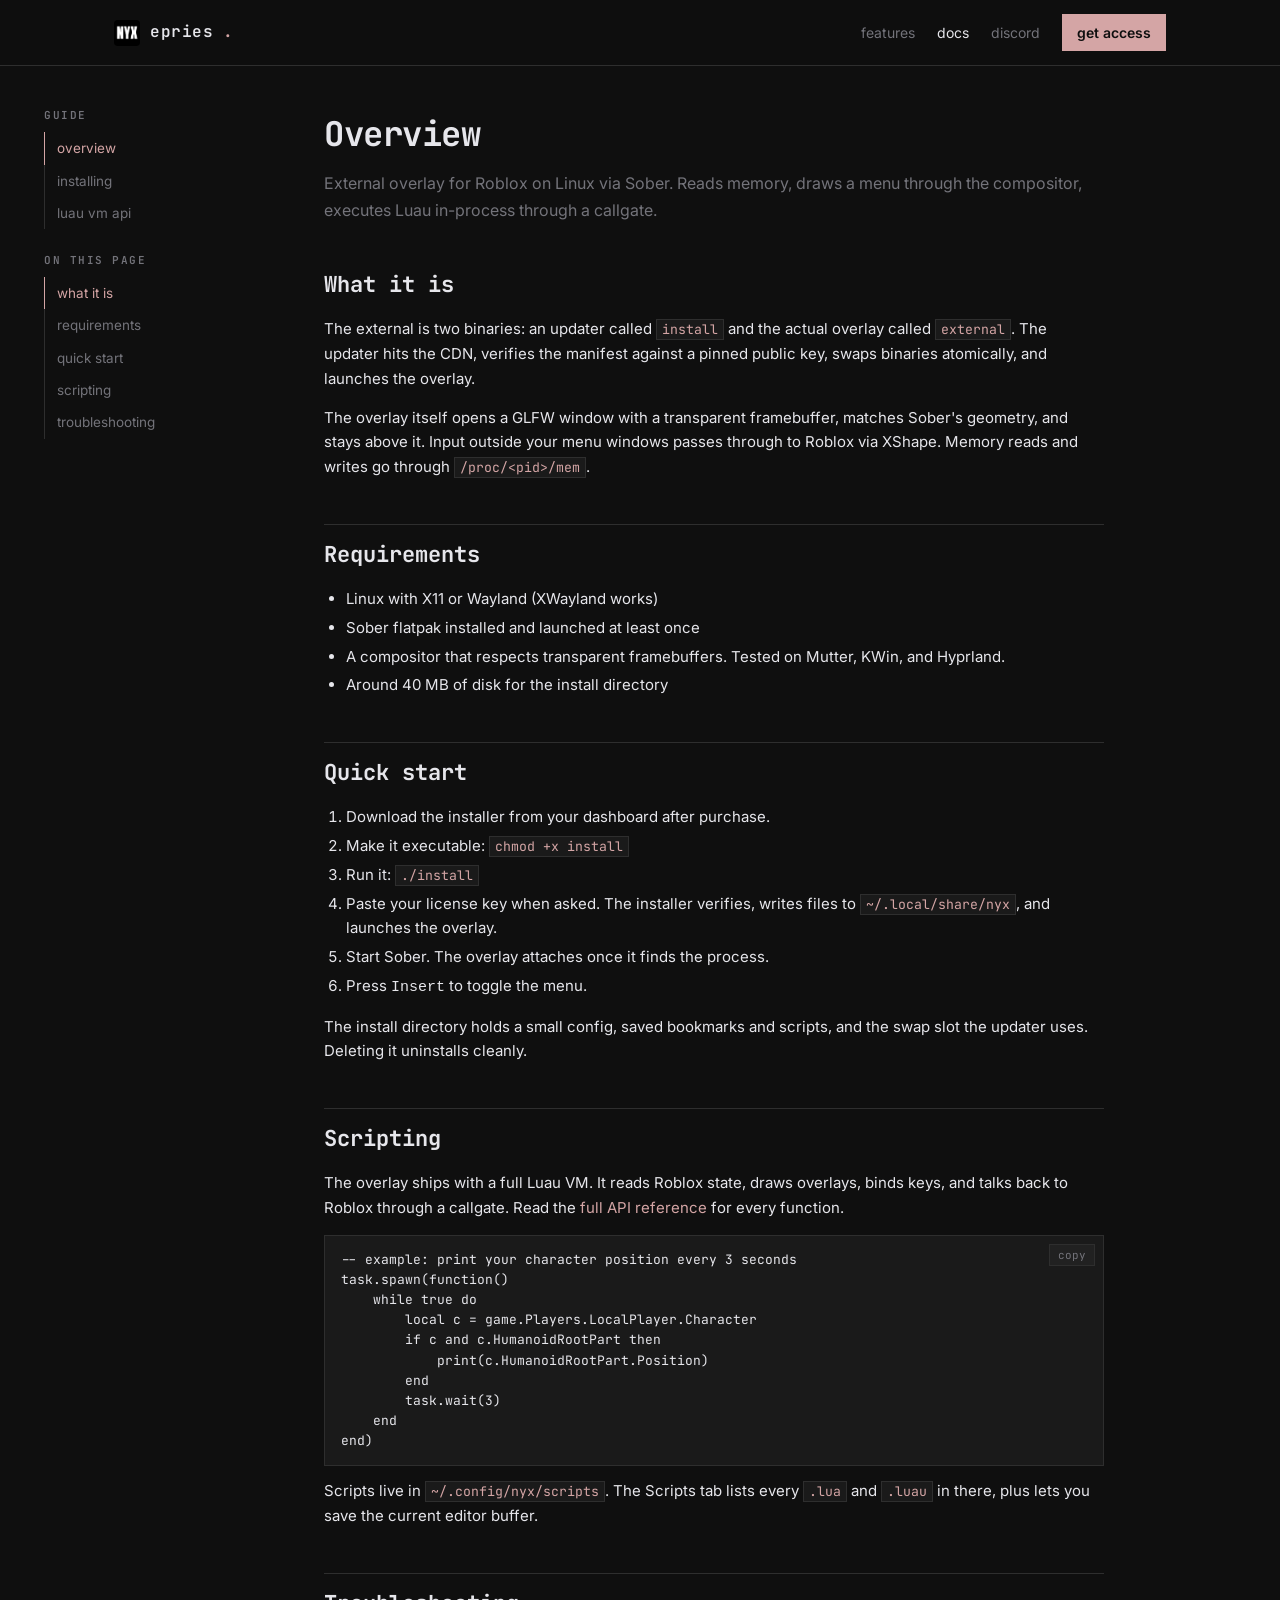
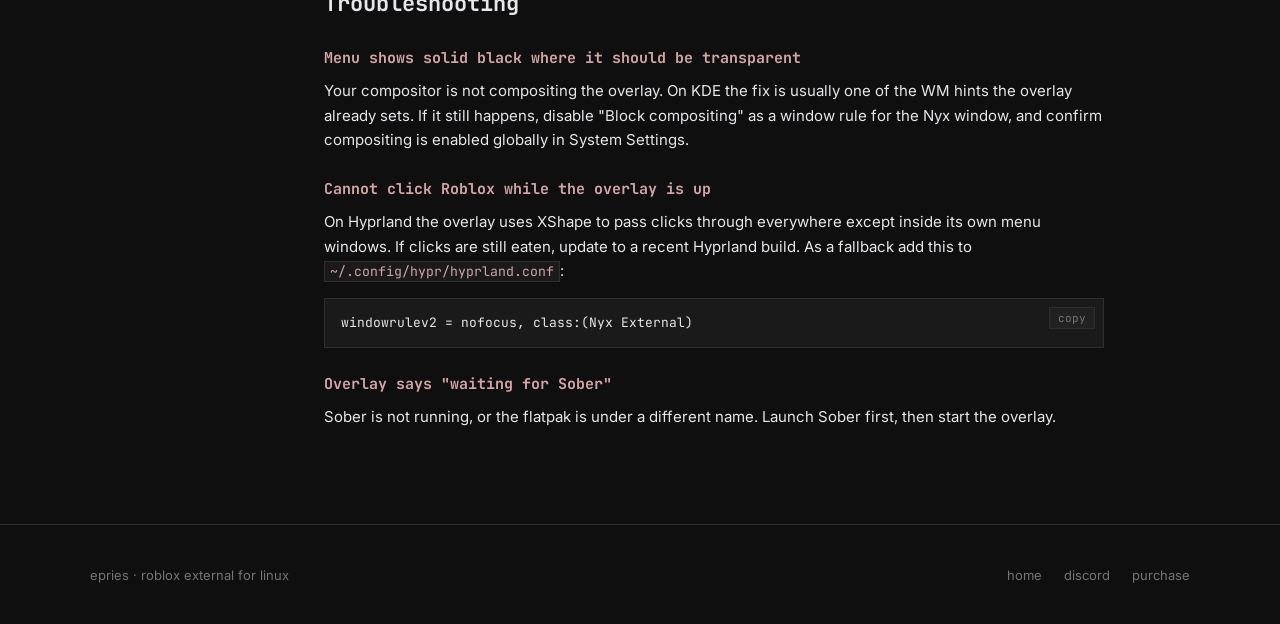
<file: docs/index.html>
<!doctype html>
<html lang="en">
<head>
    <meta charset="utf-8">
    <meta name="viewport" content="width=device-width, initial-scale=1">
    <title>docs · epries</title>
    <link rel="stylesheet" href="../assets/css/style.css">
    <link rel="preconnect" href="https://fonts.googleapis.com">
    <link rel="preconnect" href="https://fonts.gstatic.com" crossorigin>
    <link href="https://fonts.googleapis.com/css2?family=Inter:wght@400;500;600;700&family=JetBrains+Mono:wght@400;500;600;700&display=swap" rel="stylesheet">
    <link rel="icon" href="../assets/nyx.png" type="image/png">
</head>
<body>

<nav class="nav">
    <div class="nav-inner">
        <a href="../" class="brand"><img src="../assets/nyx.png" alt="">epries<span class="dot">.</span></a>
        <div class="nav-links">
            <a href="../#features">features</a>
            <a href="./" class="active">docs</a>
            <a href="https://discord.gg/avy3yEgsn2" target="_blank" rel="noopener">discord</a>
            <a href="../#buy" class="nav-cta">get access</a>
        </div>
    </div>
</nav>

<div class="docs-shell">

    <aside class="docs-side">
        <h4>guide</h4>
        <ul>
            <li><a href="./" class="active">overview</a></li>
            <li><a href="installing.html">installing</a></li>
            <li><a href="luau-api.html">luau vm api</a></li>
        </ul>

        <h4>on this page</h4>
        <ul>
            <li><a href="#what-it-is">what it is</a></li>
            <li><a href="#requirements">requirements</a></li>
            <li><a href="#quick-start">quick start</a></li>
            <li><a href="#scripting">scripting</a></li>
            <li><a href="#troubleshooting">troubleshooting</a></li>
        </ul>
    </aside>

    <main class="docs-main">
        <h1>Overview</h1>
        <p class="lede">External overlay for Roblox on Linux via Sober. Reads memory, draws a menu through the compositor, executes Luau in-process through a callgate.</p>

        <h2 id="what-it-is">What it is</h2>
        <p>The external is two binaries: an updater called <code>install</code> and the actual overlay called <code>external</code>. The updater hits the CDN, verifies the manifest against a pinned public key, swaps binaries atomically, and launches the overlay.</p>
        <p>The overlay itself opens a GLFW window with a transparent framebuffer, matches Sober's geometry, and stays above it. Input outside your menu windows passes through to Roblox via XShape. Memory reads and writes go through <code>/proc/&lt;pid&gt;/mem</code>.</p>

        <h2 id="requirements">Requirements</h2>
        <ul>
            <li>Linux with X11 or Wayland (XWayland works)</li>
            <li>Sober flatpak installed and launched at least once</li>
            <li>A compositor that respects transparent framebuffers. Tested on Mutter, KWin, and Hyprland.</li>
            <li>Around 40 MB of disk for the install directory</li>
        </ul>

        <h2 id="quick-start">Quick start</h2>
        <ol>
            <li>Download the installer from your dashboard after purchase.</li>
            <li>Make it executable: <code>chmod +x install</code></li>
            <li>Run it: <code>./install</code></li>
            <li>Paste your license key when asked. The installer verifies, writes files to <code>~/.local/share/nyx</code>, and launches the overlay.</li>
            <li>Start Sober. The overlay attaches once it finds the process.</li>
            <li>Press <kbd>Insert</kbd> to toggle the menu.</li>
        </ol>
        <p>The install directory holds a small config, saved bookmarks and scripts, and the swap slot the updater uses. Deleting it uninstalls cleanly.</p>

        <h2 id="scripting">Scripting</h2>
        <p>The overlay ships with a full Luau VM. It reads Roblox state, draws overlays, binds keys, and talks back to Roblox through a callgate. Read the <a href="luau-api.html">full API reference</a> for every function.</p>

        <pre><code>-- example: print your character position every 3 seconds
task.spawn(function()
    while true do
        local c = game.Players.LocalPlayer.Character
        if c and c.HumanoidRootPart then
            print(c.HumanoidRootPart.Position)
        end
        task.wait(3)
    end
end)</code></pre>

        <p>Scripts live in <code>~/.config/nyx/scripts</code>. The Scripts tab lists every <code>.lua</code> and <code>.luau</code> in there, plus lets you save the current editor buffer.</p>

        <h2 id="troubleshooting">Troubleshooting</h2>

        <h3 id="menu-black-background">Menu shows solid black where it should be transparent</h3>
        <p>Your compositor is not compositing the overlay. On KDE the fix is usually one of the WM hints the overlay already sets. If it still happens, disable "Block compositing" as a window rule for the Nyx window, and confirm compositing is enabled globally in System Settings.</p>

        <h3 id="cant-click-roblox">Cannot click Roblox while the overlay is up</h3>
        <p>On Hyprland the overlay uses XShape to pass clicks through everywhere except inside its own menu windows. If clicks are still eaten, update to a recent Hyprland build. As a fallback add this to <code>~/.config/hypr/hyprland.conf</code>:</p>
        <pre><code>windowrulev2 = nofocus, class:(Nyx External)</code></pre>

        <h3 id="not-attaching">Overlay says "waiting for Sober"</h3>
        <p>Sober is not running, or the flatpak is under a different name. Launch Sober first, then start the overlay.</p>
    </main>

</div>

<footer>
    <div class="footer-inner">
        <div>epries · roblox external for linux</div>
        <div class="footer-links">
            <a href="../">home</a>
            <a href="https://discord.gg/avy3yEgsn2" target="_blank" rel="noopener">discord</a>
            <a href="../#buy">purchase</a>
        </div>
    </div>
</footer>

<script src="../assets/js/copy.js"></script>
</body>
</html>
</file>
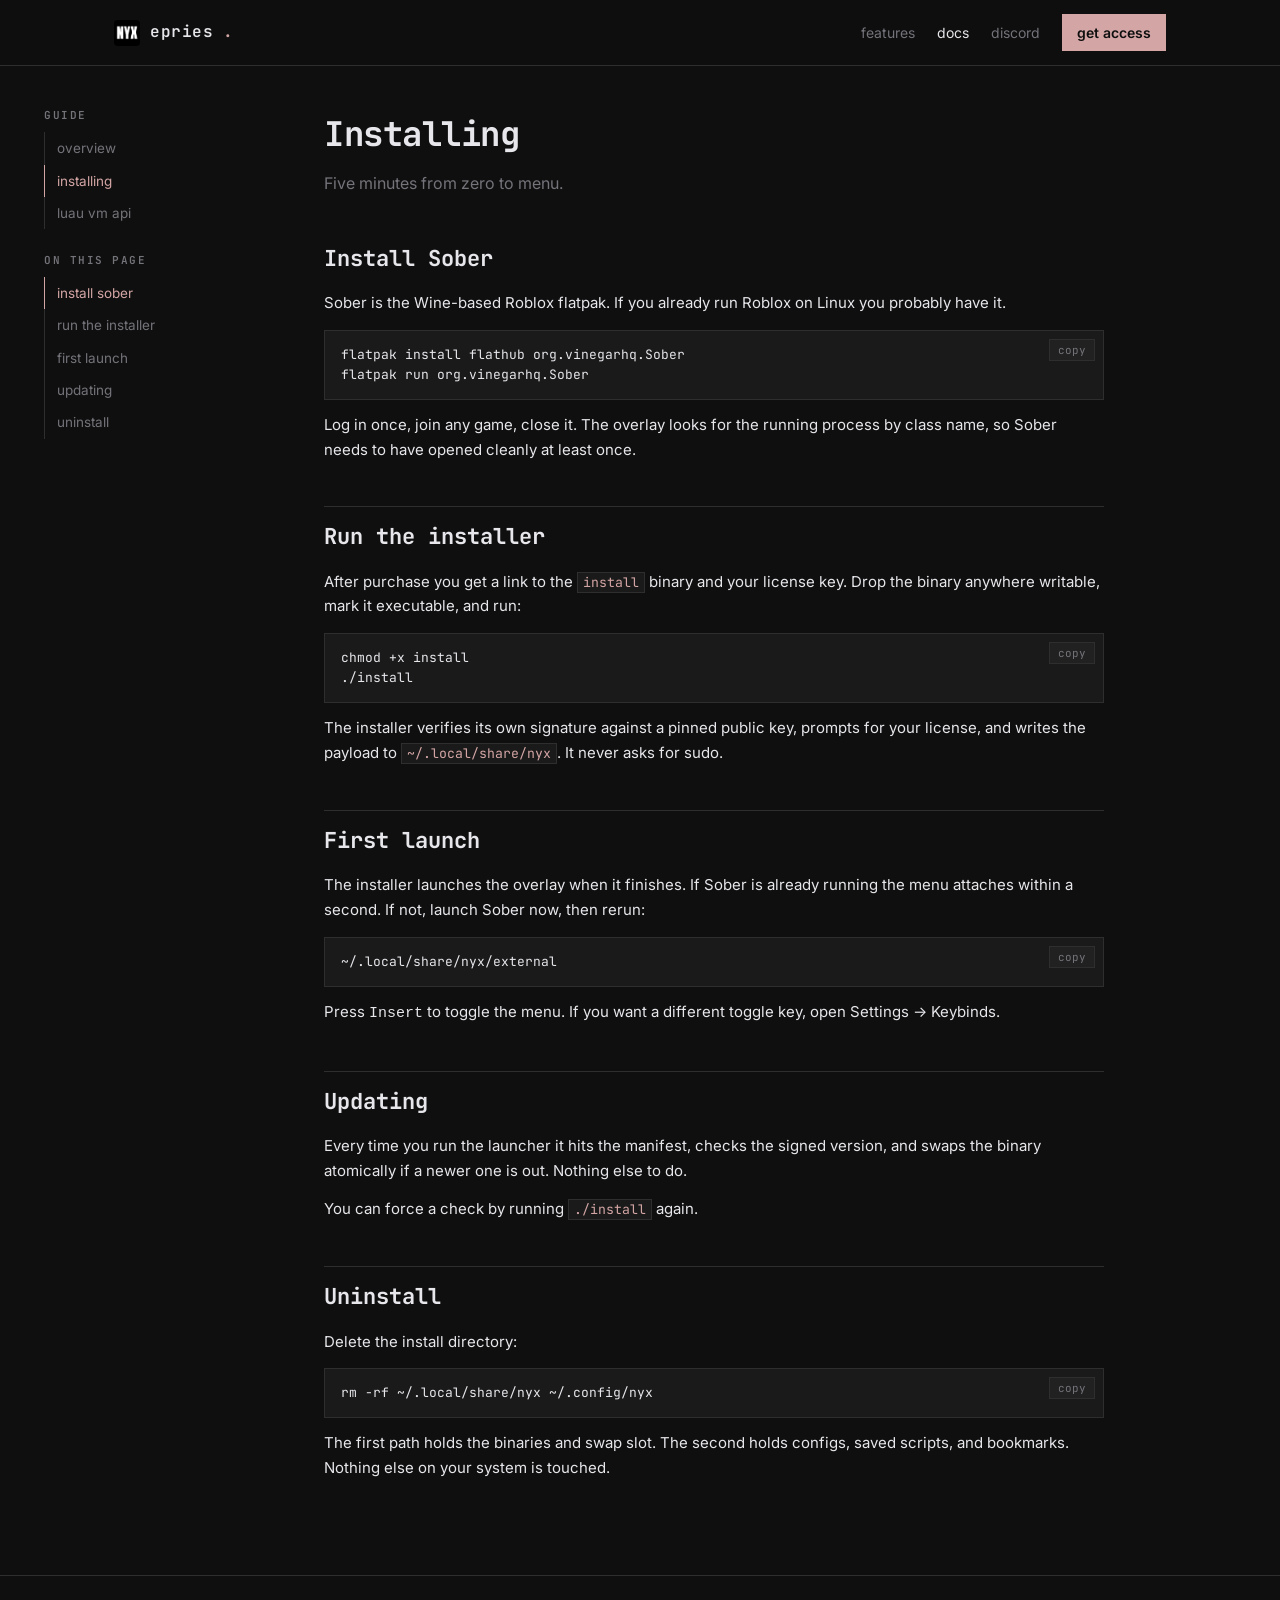
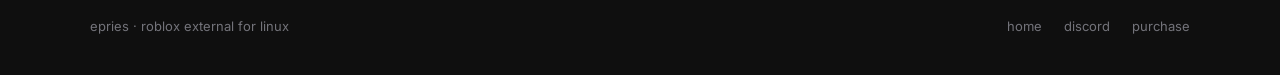
<file: docs/installing.html>
<!doctype html>
<html lang="en">
<head>
    <meta charset="utf-8">
    <meta name="viewport" content="width=device-width, initial-scale=1">
    <title>Installing · epries</title>
    <link rel="stylesheet" href="../assets/css/style.css">
    <link rel="preconnect" href="https://fonts.googleapis.com">
    <link rel="preconnect" href="https://fonts.gstatic.com" crossorigin>
    <link href="https://fonts.googleapis.com/css2?family=Inter:wght@400;500;600;700&family=JetBrains+Mono:wght@400;500;600;700&display=swap" rel="stylesheet">
    <link rel="icon" href="../assets/nyx.png" type="image/png">
</head>
<body>

<nav class="nav">
    <div class="nav-inner">
        <a href="../" class="brand"><img src="../assets/nyx.png" alt="">epries<span class="dot">.</span></a>
        <div class="nav-links">
            <a href="../#features">features</a>
            <a href="./" class="active">docs</a>
            <a href="https://discord.gg/avy3yEgsn2" target="_blank" rel="noopener">discord</a>
            <a href="../#buy" class="nav-cta">get access</a>
        </div>
    </div>
</nav>

<div class="docs-shell">

    <aside class="docs-side">
        <h4>guide</h4>
        <ul>
            <li><a href="./">overview</a></li>
            <li><a href="installing.html" class="active">installing</a></li>
            <li><a href="luau-api.html">luau vm api</a></li>
        </ul>
        <h4>on this page</h4>
        <ul>
            <li><a href="#sober">install sober</a></li>
            <li><a href="#installer">run the installer</a></li>
            <li><a href="#first-launch">first launch</a></li>
            <li><a href="#updating">updating</a></li>
            <li><a href="#uninstall">uninstall</a></li>
        </ul>
    </aside>

    <main class="docs-main">
        <h1>Installing</h1>
        <p class="lede">Five minutes from zero to menu.</p>

        <h2 id="sober">Install Sober</h2>
        <p>Sober is the Wine-based Roblox flatpak. If you already run Roblox on Linux you probably have it.</p>
        <pre><code>flatpak install flathub org.vinegarhq.Sober
flatpak run org.vinegarhq.Sober</code></pre>
        <p>Log in once, join any game, close it. The overlay looks for the running process by class name, so Sober needs to have opened cleanly at least once.</p>

        <h2 id="installer">Run the installer</h2>
        <p>After purchase you get a link to the <code>install</code> binary and your license key. Drop the binary anywhere writable, mark it executable, and run:</p>
        <pre><code>chmod +x install
./install</code></pre>
        <p>The installer verifies its own signature against a pinned public key, prompts for your license, and writes the payload to <code>~/.local/share/nyx</code>. It never asks for sudo.</p>

        <h2 id="first-launch">First launch</h2>
        <p>The installer launches the overlay when it finishes. If Sober is already running the menu attaches within a second. If not, launch Sober now, then rerun:</p>
        <pre><code>~/.local/share/nyx/external</code></pre>
        <p>Press <kbd>Insert</kbd> to toggle the menu. If you want a different toggle key, open Settings → Keybinds.</p>

        <h2 id="updating">Updating</h2>
        <p>Every time you run the launcher it hits the manifest, checks the signed version, and swaps the binary atomically if a newer one is out. Nothing else to do.</p>
        <p>You can force a check by running <code>./install</code> again.</p>

        <h2 id="uninstall">Uninstall</h2>
        <p>Delete the install directory:</p>
        <pre><code>rm -rf ~/.local/share/nyx ~/.config/nyx</code></pre>
        <p>The first path holds the binaries and swap slot. The second holds configs, saved scripts, and bookmarks. Nothing else on your system is touched.</p>
    </main>

</div>

<footer>
    <div class="footer-inner">
        <div>epries · roblox external for linux</div>
        <div class="footer-links">
            <a href="../">home</a>
            <a href="https://discord.gg/avy3yEgsn2" target="_blank" rel="noopener">discord</a>
            <a href="../#buy">purchase</a>
        </div>
    </div>
</footer>

<script src="../assets/js/copy.js"></script>
</body>
</html>
</file>
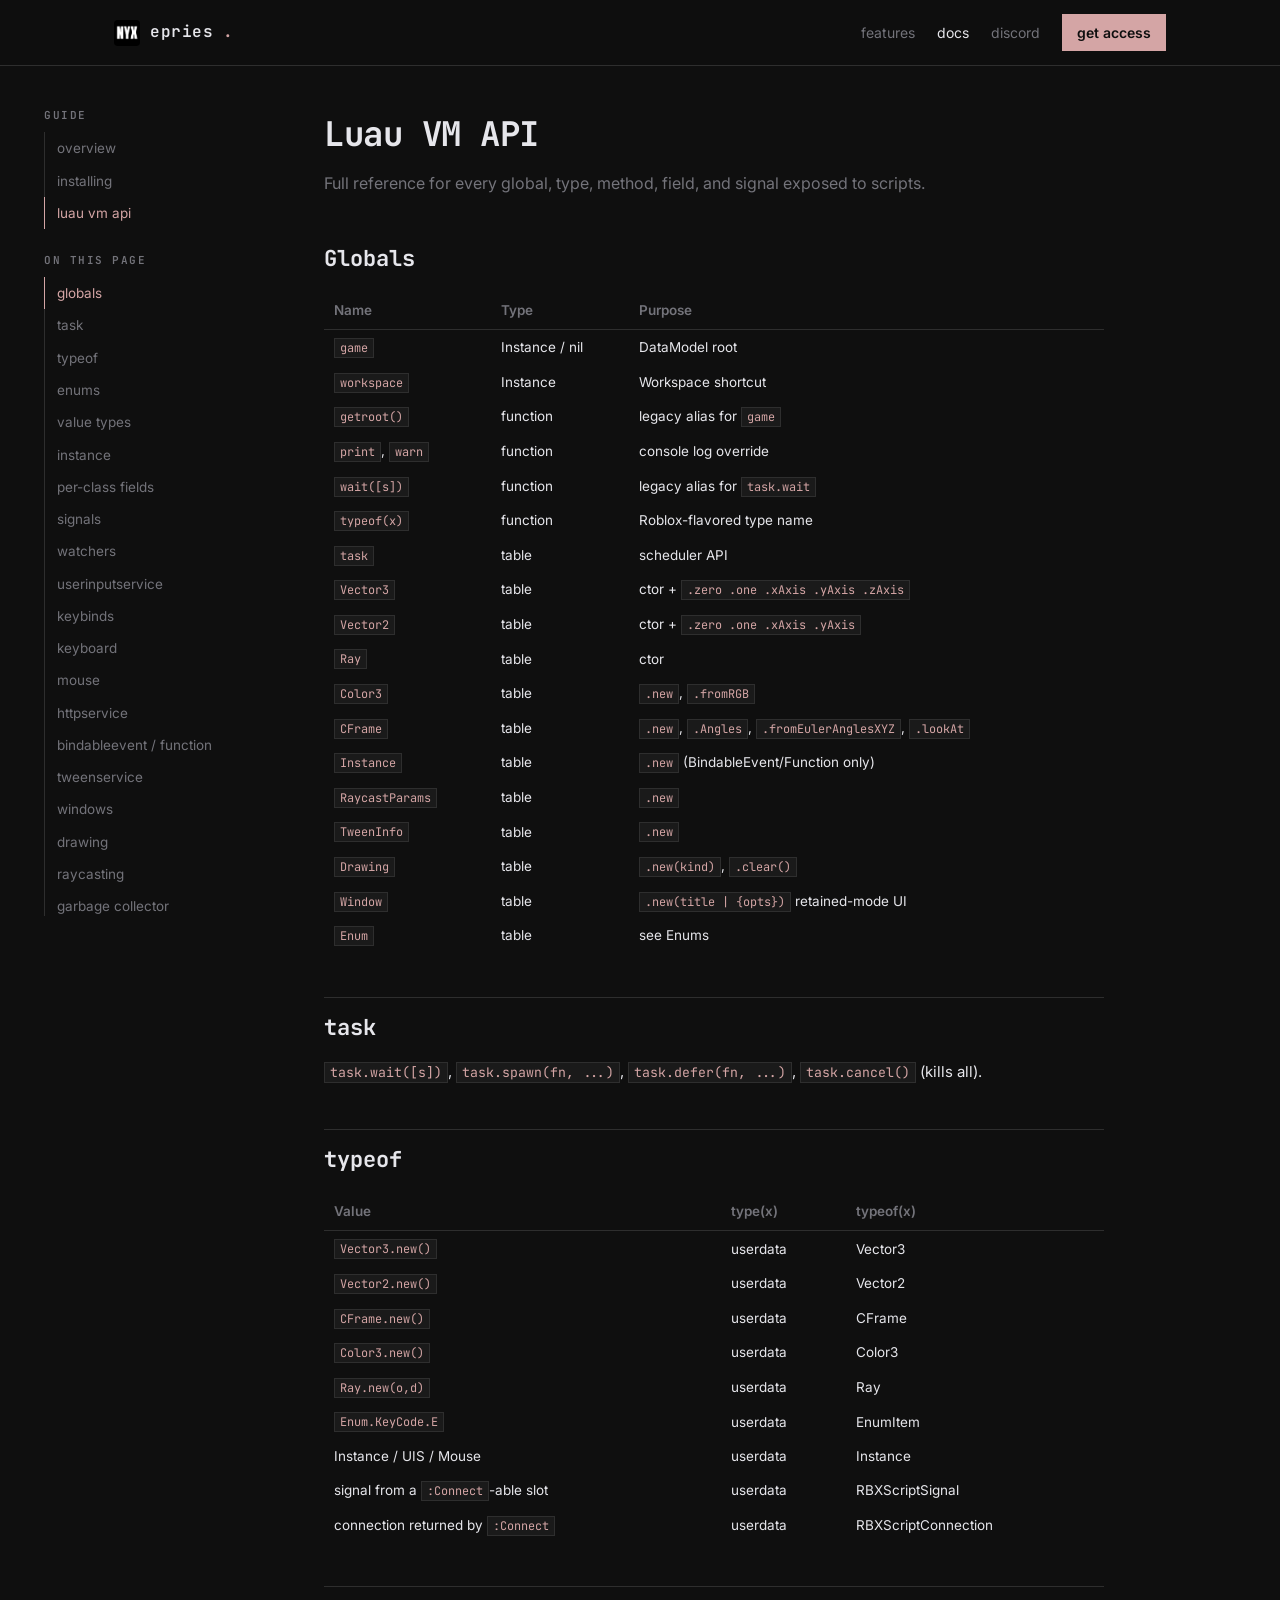
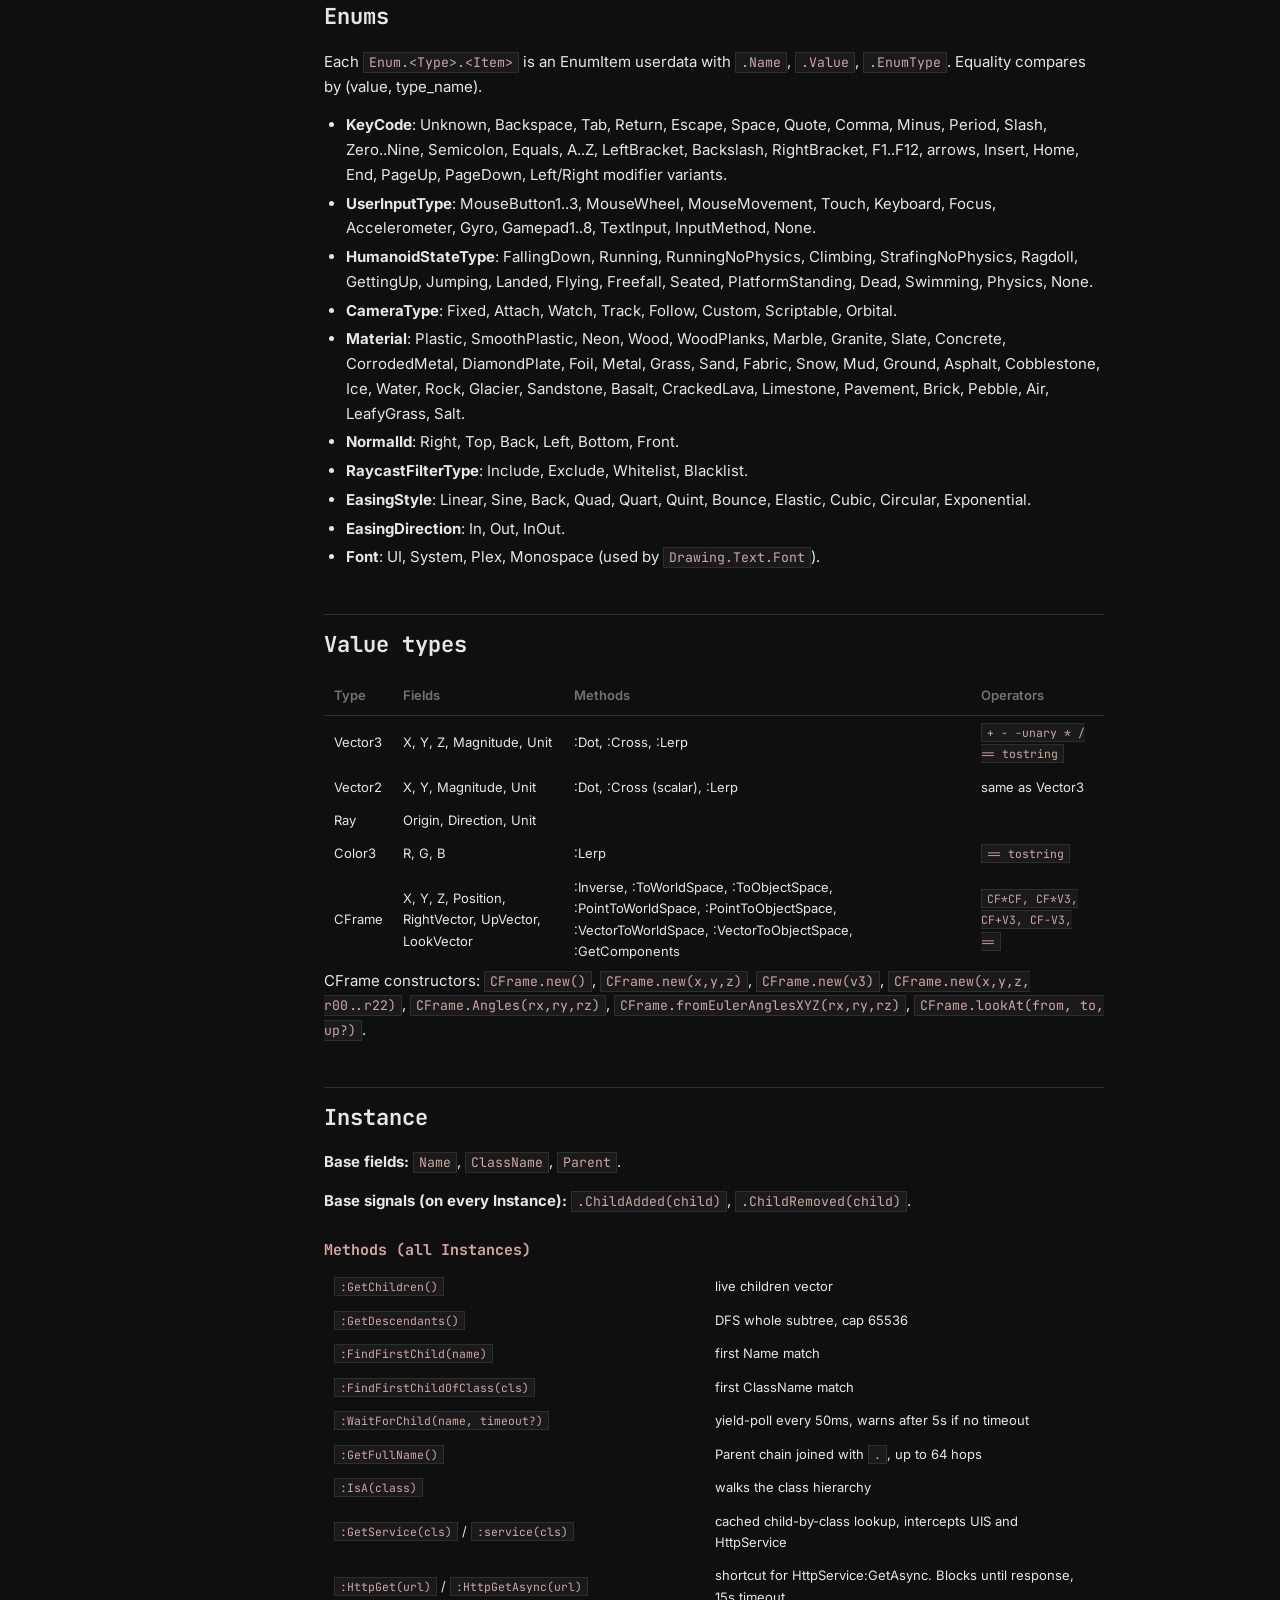
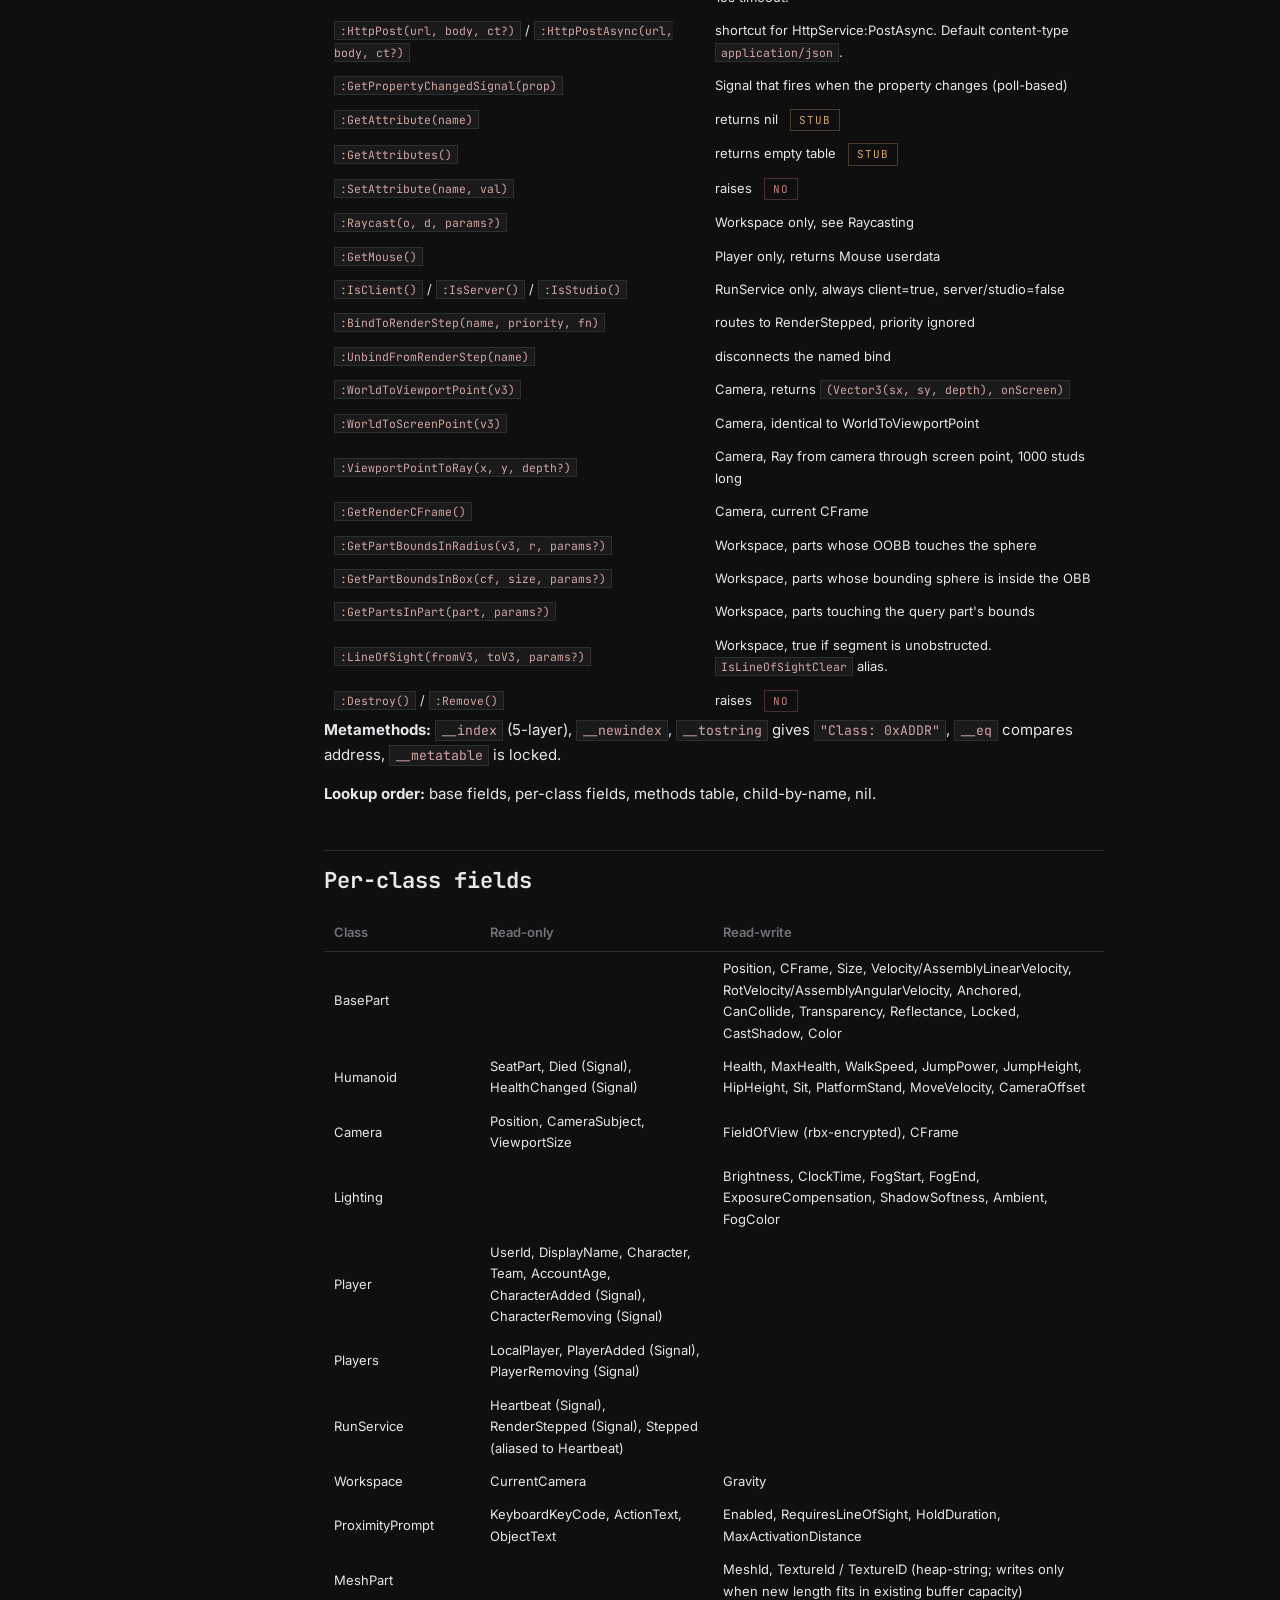
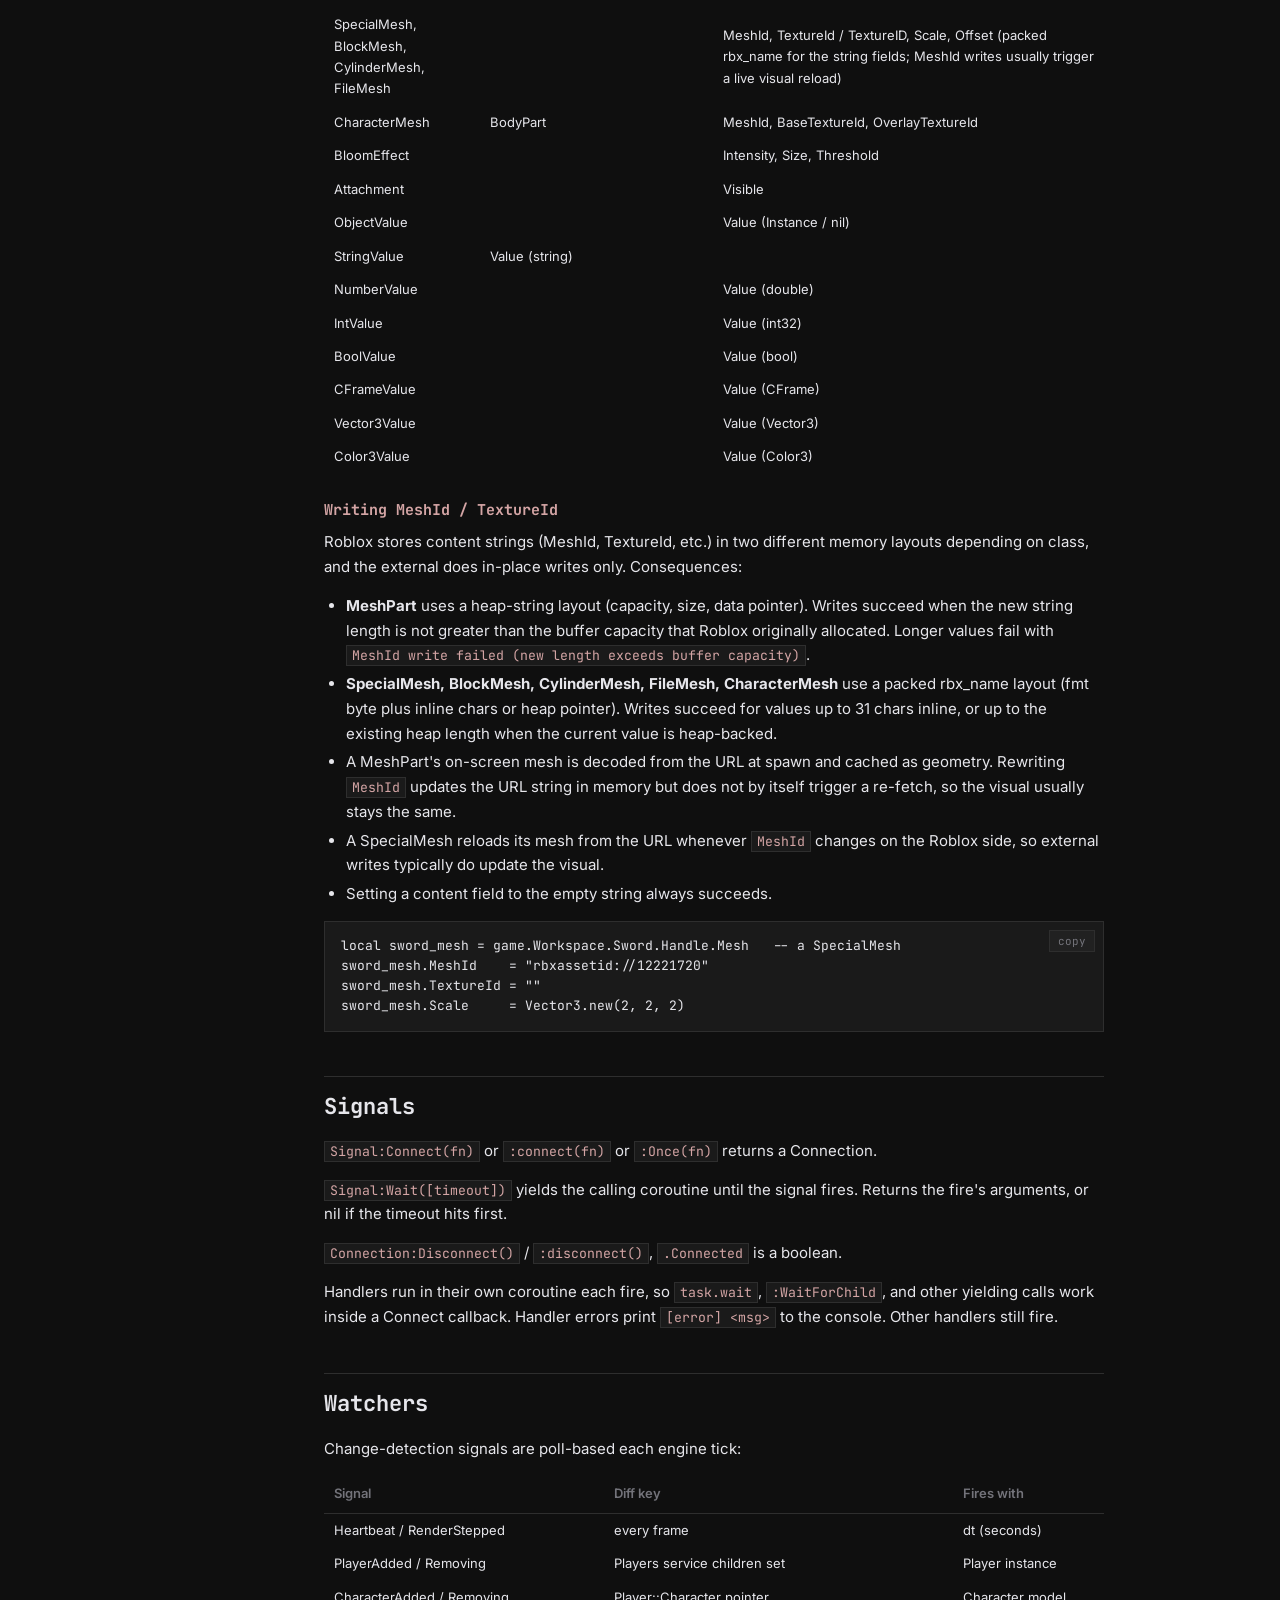
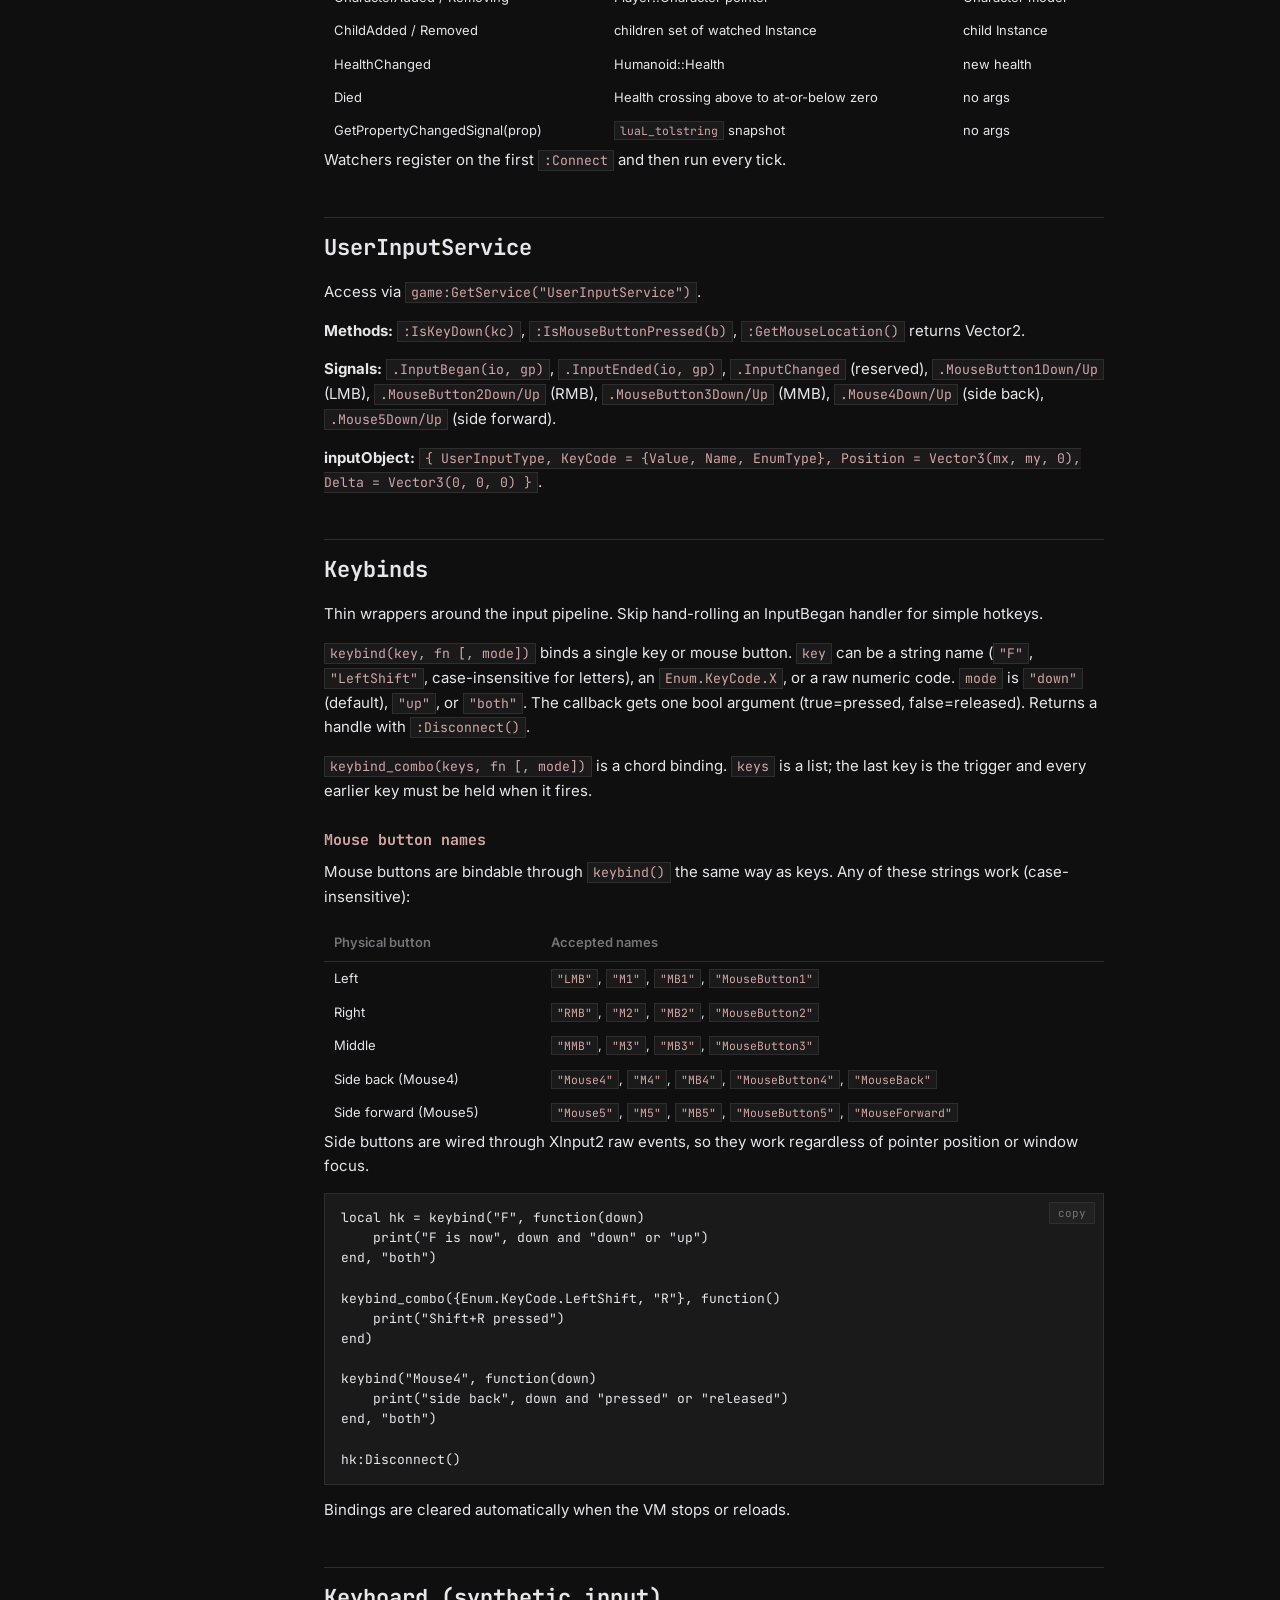
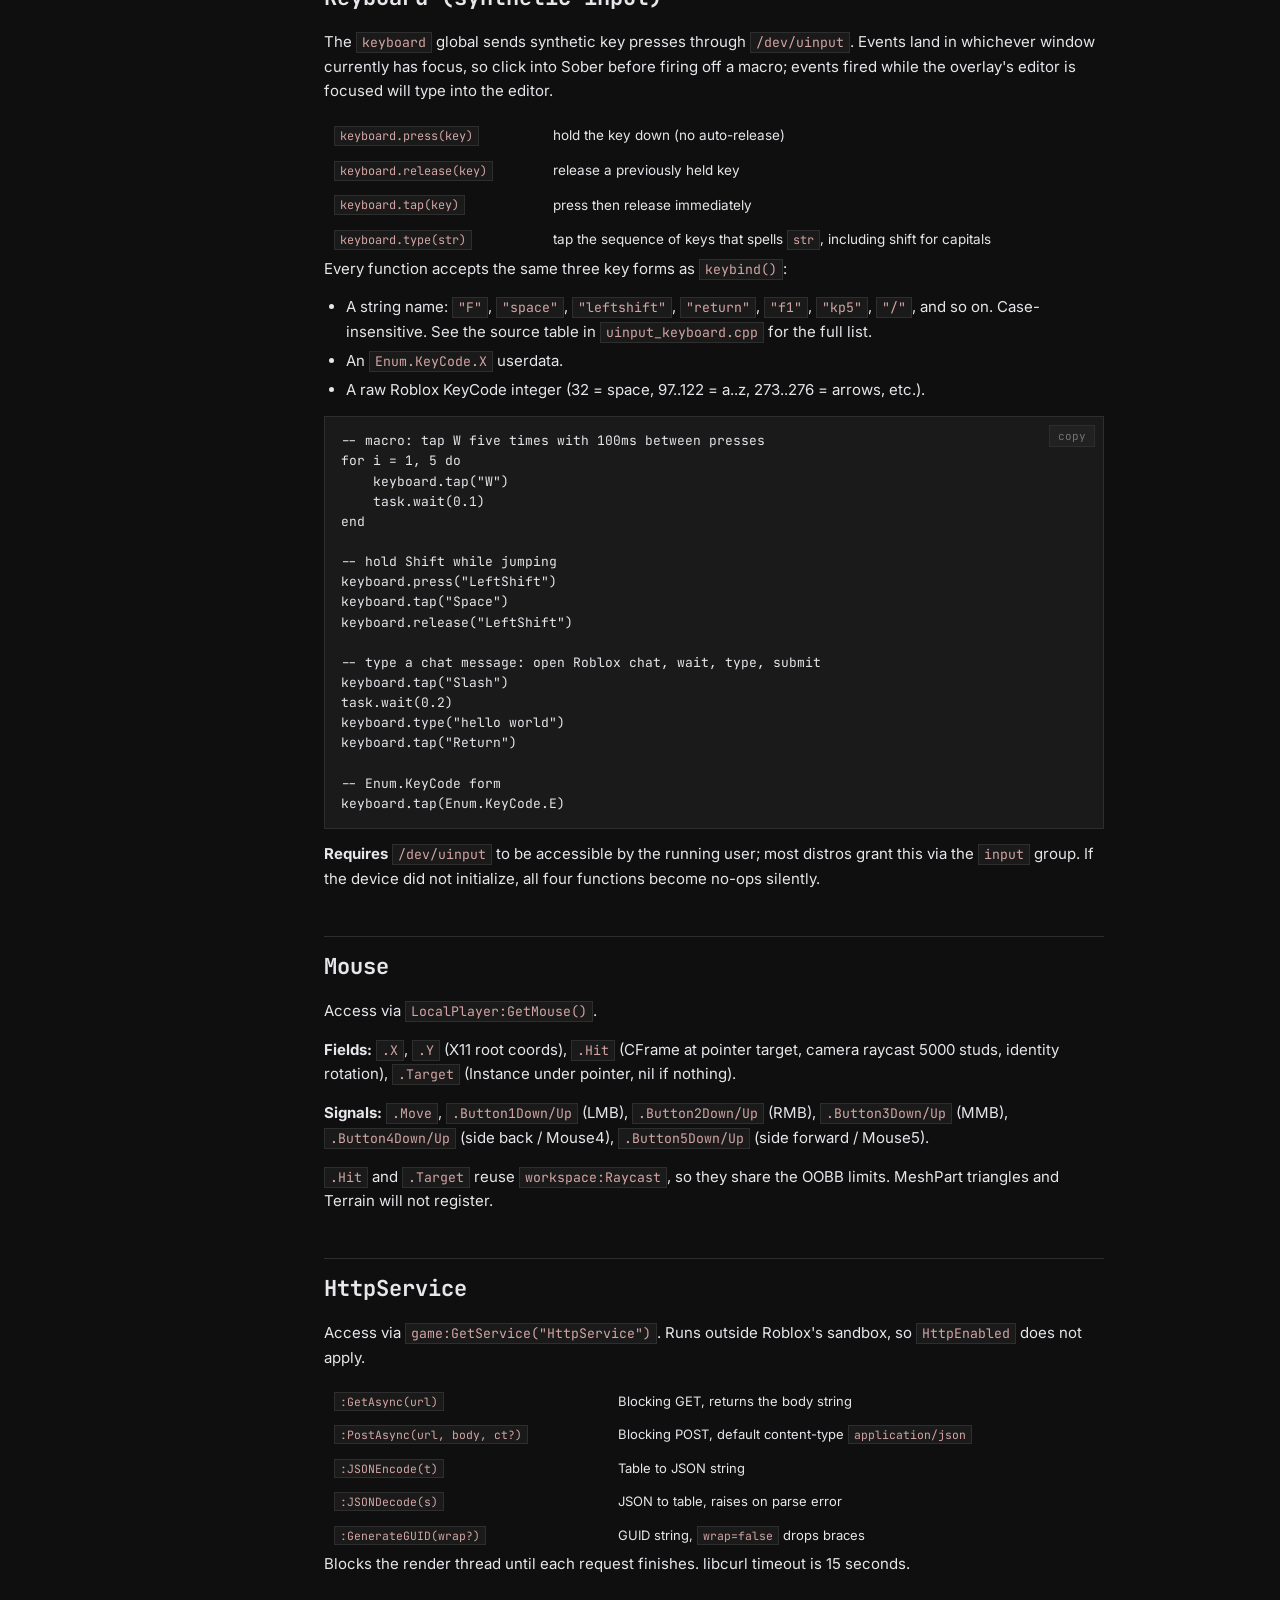
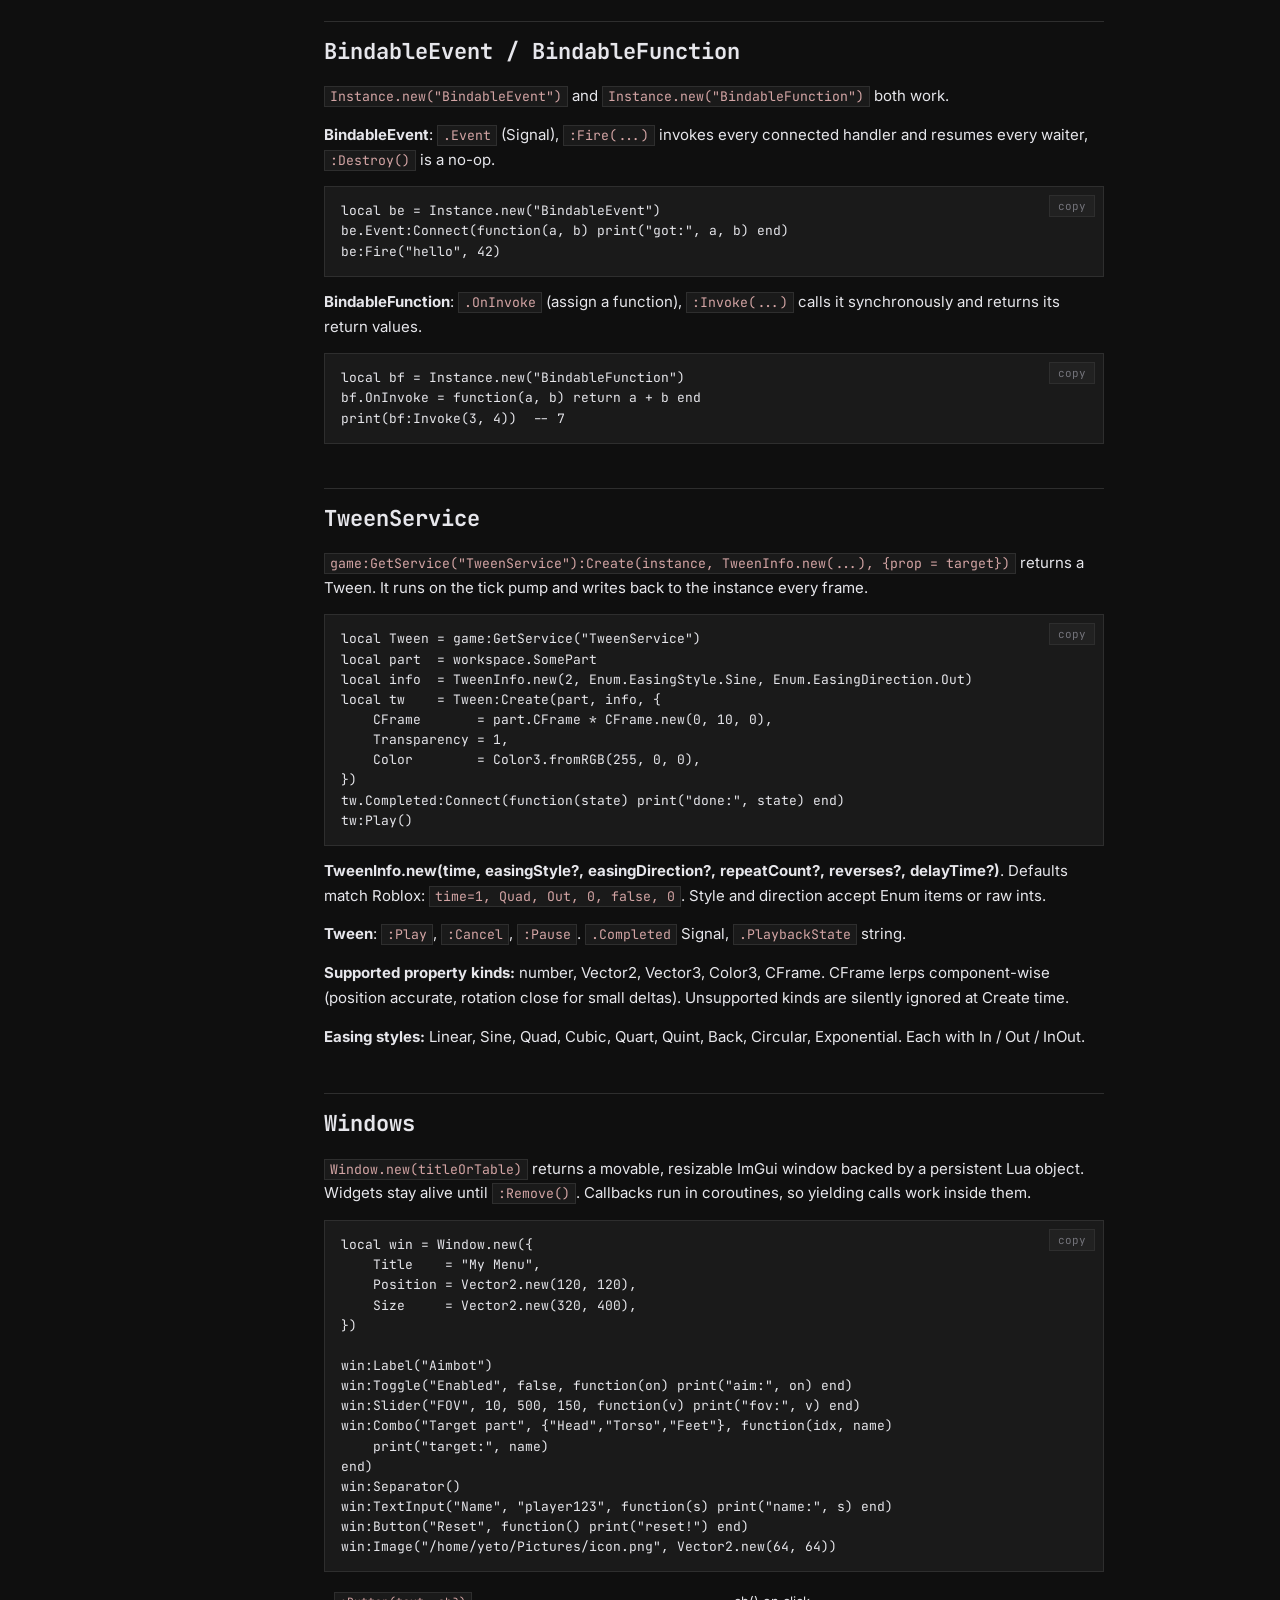
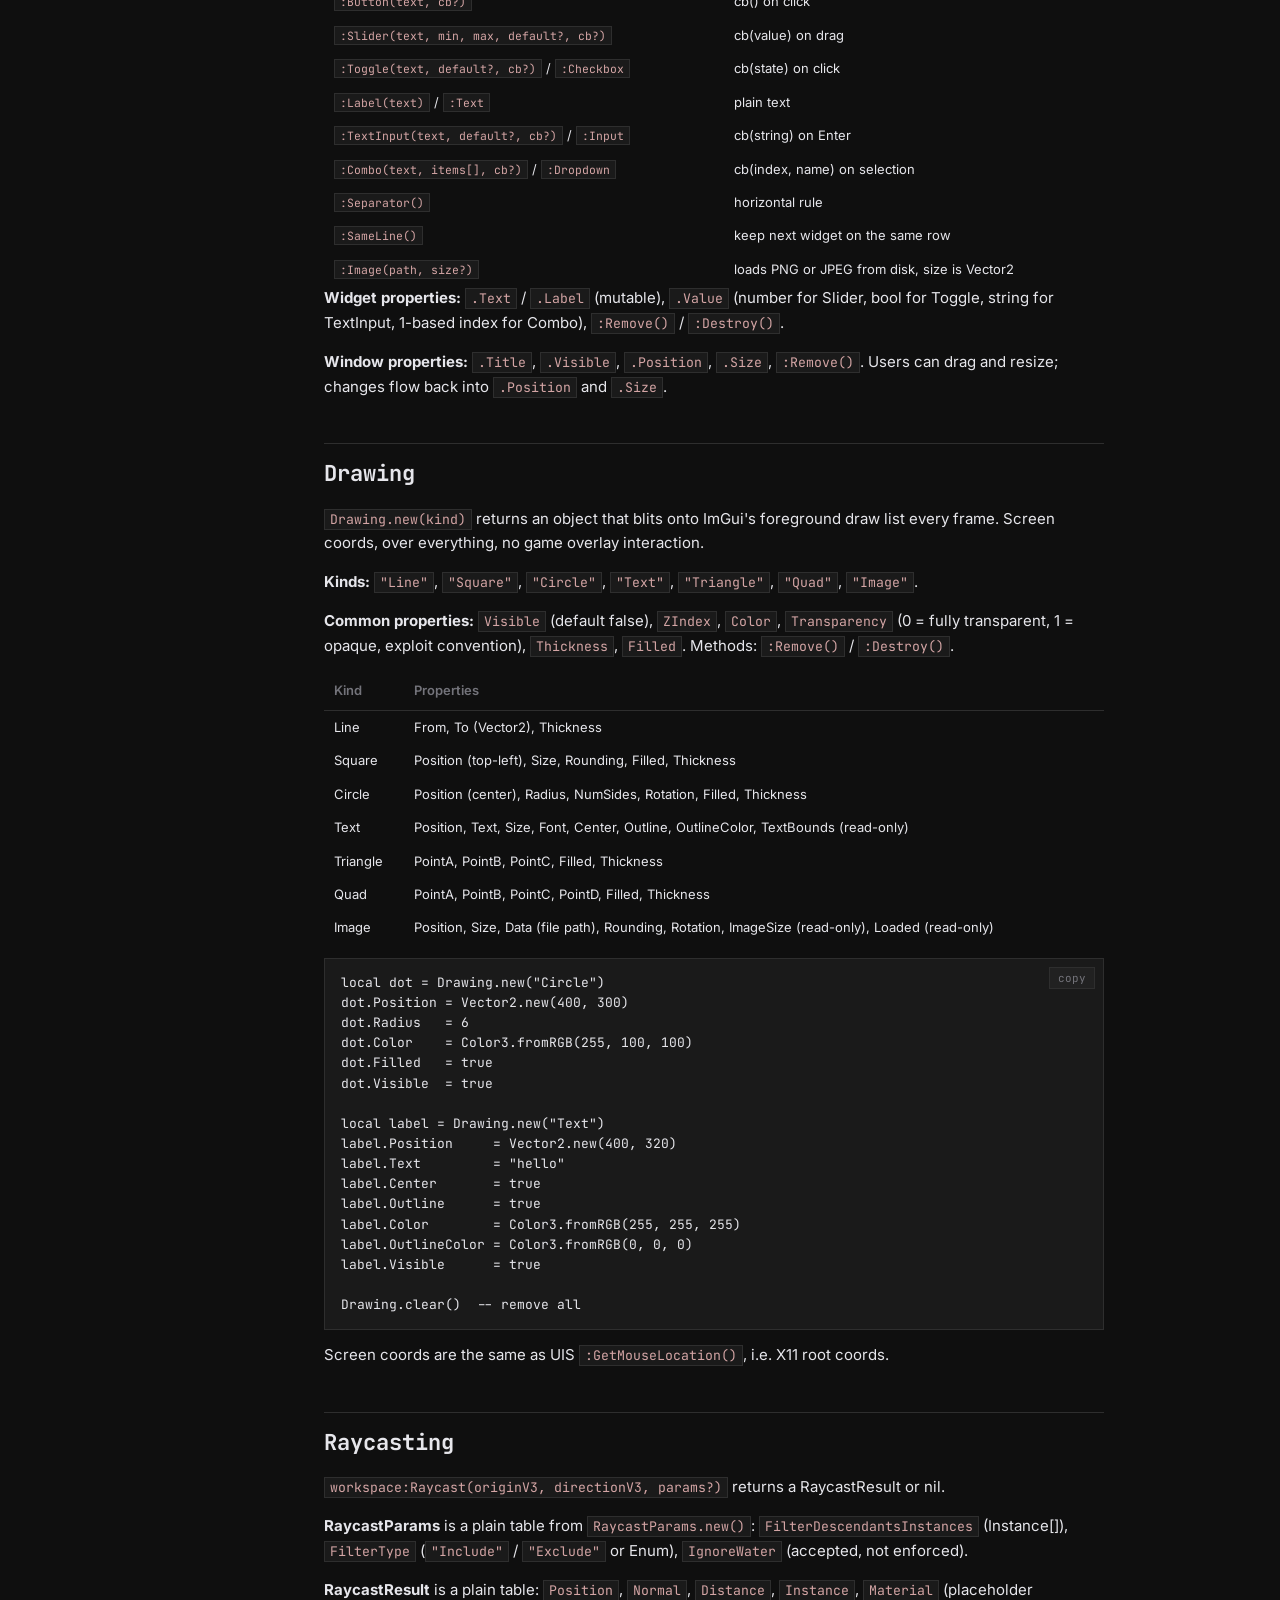
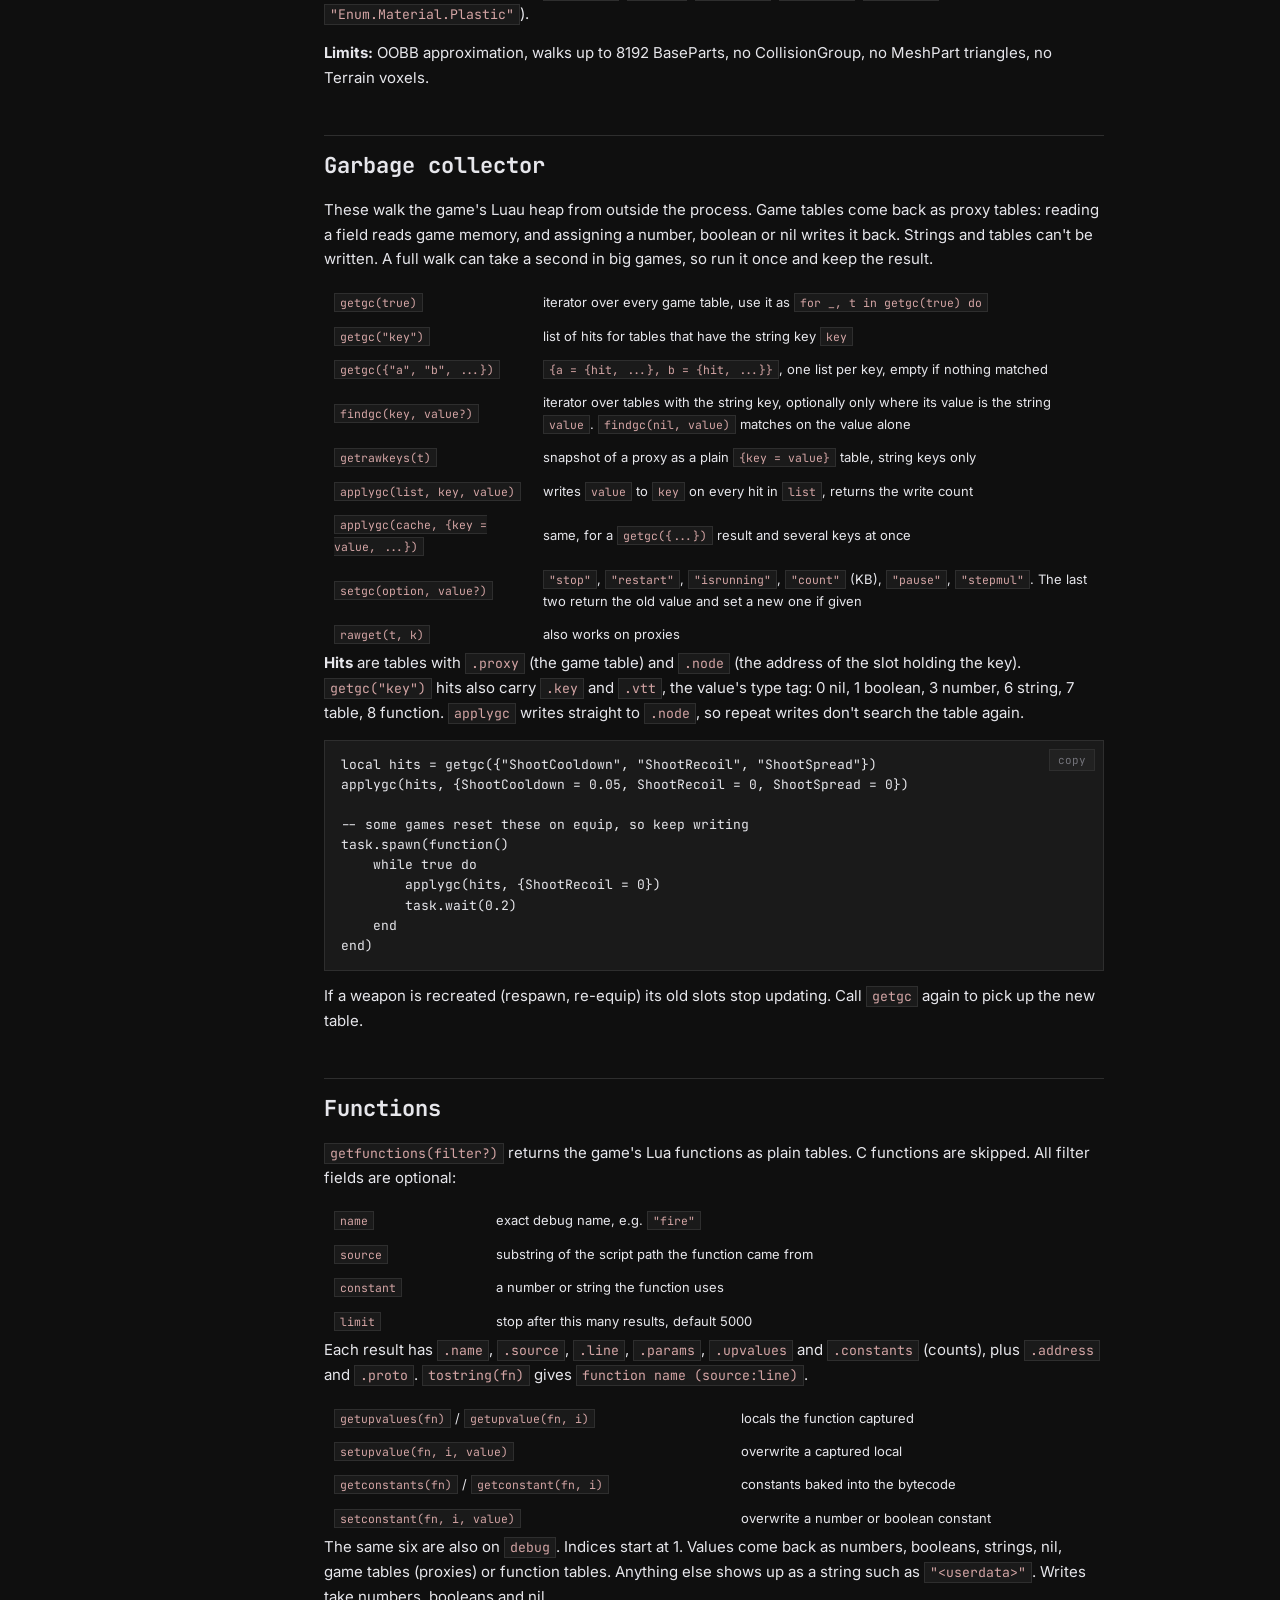
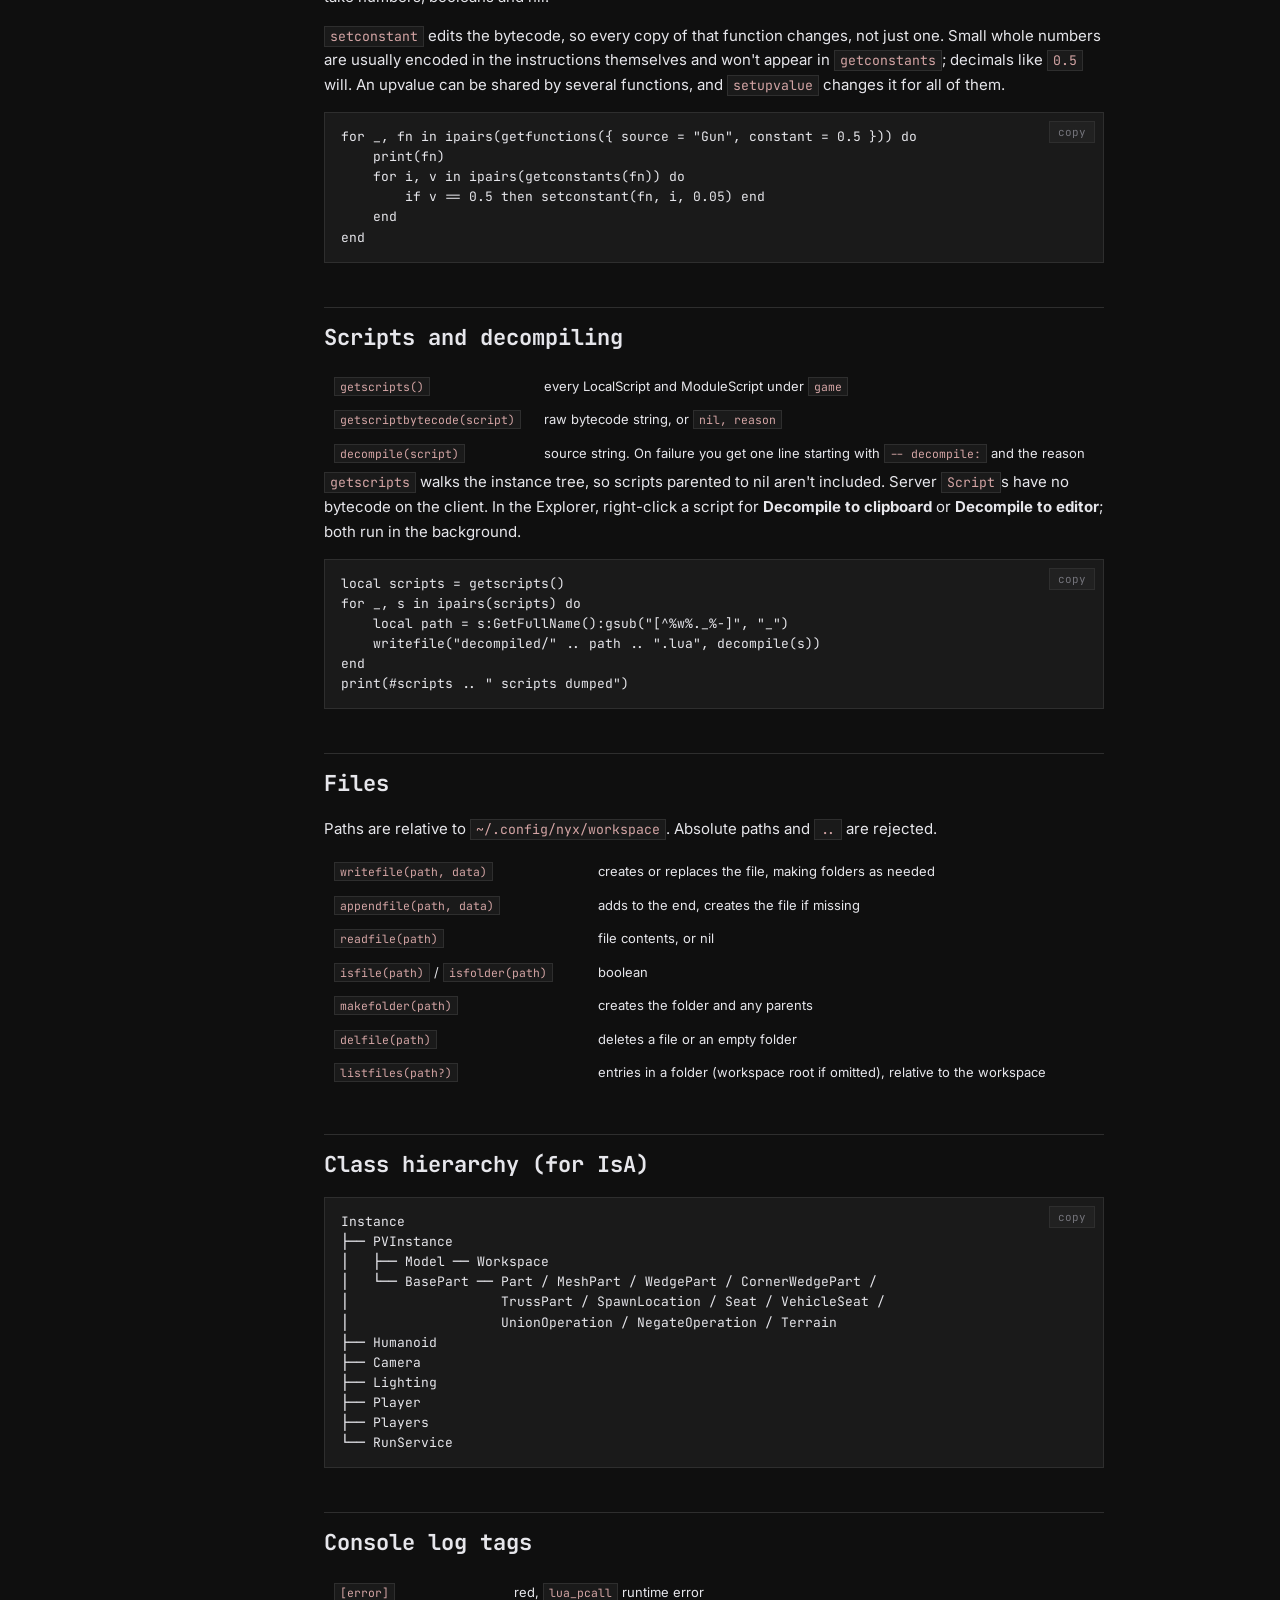
<file: docs/luau-api.html>
<!doctype html>
<html lang="en">
<head>
    <meta charset="utf-8">
    <meta name="viewport" content="width=device-width, initial-scale=1">
    <title>Luau VM API · epries</title>
    <link rel="stylesheet" href="../assets/css/style.css">
    <link rel="preconnect" href="https://fonts.googleapis.com">
    <link rel="preconnect" href="https://fonts.gstatic.com" crossorigin>
    <link href="https://fonts.googleapis.com/css2?family=Inter:wght@400;500;600;700&family=JetBrains+Mono:wght@400;500;600;700&display=swap" rel="stylesheet">
    <link rel="icon" href="../assets/nyx.png" type="image/png">
</head>
<body>

<nav class="nav">
    <div class="nav-inner">
        <a href="../" class="brand"><img src="../assets/nyx.png" alt="">epries<span class="dot">.</span></a>
        <div class="nav-links">
            <a href="../#features">features</a>
            <a href="./" class="active">docs</a>
            <a href="https://discord.gg/avy3yEgsn2" target="_blank" rel="noopener">discord</a>
            <a href="../#buy" class="nav-cta">get access</a>
        </div>
    </div>
</nav>

<div class="docs-shell">

    <aside class="docs-side">
        <h4>guide</h4>
        <ul>
            <li><a href="./">overview</a></li>
            <li><a href="installing.html">installing</a></li>
            <li><a href="luau-api.html" class="active">luau vm api</a></li>
        </ul>

        <h4>on this page</h4>
        <ul>
            <li><a href="#globals">globals</a></li>
            <li><a href="#task">task</a></li>
            <li><a href="#typeof">typeof</a></li>
            <li><a href="#enums">enums</a></li>
            <li><a href="#value-types">value types</a></li>
            <li><a href="#instance">instance</a></li>
            <li><a href="#per-class">per-class fields</a></li>
            <li><a href="#signals">signals</a></li>
            <li><a href="#watchers">watchers</a></li>
            <li><a href="#uis">userinputservice</a></li>
            <li><a href="#keybinds">keybinds</a></li>
            <li><a href="#keyboard">keyboard</a></li>
            <li><a href="#mouse">mouse</a></li>
            <li><a href="#http">httpservice</a></li>
            <li><a href="#bindable">bindableevent / function</a></li>
            <li><a href="#tween">tweenservice</a></li>
            <li><a href="#windows">windows</a></li>
            <li><a href="#drawing">drawing</a></li>
            <li><a href="#raycasting">raycasting</a></li>
            <li><a href="#gc">garbage collector</a></li>
            <li><a href="#functions">functions</a></li>
            <li><a href="#scripts">scripts &amp; decompiling</a></li>
            <li><a href="#files">files</a></li>
            <li><a href="#hierarchy">class hierarchy</a></li>
            <li><a href="#log">console log tags</a></li>
            <li><a href="#not-yet">not yet supported</a></li>
        </ul>
    </aside>

    <main class="docs-main">
        <h1>Luau VM API</h1>
        <p class="lede">Full reference for every global, type, method, field, and signal exposed to scripts.</p>

        <h2 id="globals">Globals</h2>
        <table style="width:100%;border-collapse:collapse;font-size:13.5px">
            <thead>
                <tr style="text-align:left;border-bottom:1px solid var(--border)">
                    <th style="padding:8px 10px;color:var(--muted);font-weight:600">Name</th>
                    <th style="padding:8px 10px;color:var(--muted);font-weight:600">Type</th>
                    <th style="padding:8px 10px;color:var(--muted);font-weight:600">Purpose</th>
                </tr>
            </thead>
            <tbody>
                <tr><td style="padding:6px 10px"><code>game</code></td><td style="padding:6px 10px">Instance / nil</td><td style="padding:6px 10px">DataModel root</td></tr>
                <tr><td style="padding:6px 10px"><code>workspace</code></td><td style="padding:6px 10px">Instance</td><td style="padding:6px 10px">Workspace shortcut</td></tr>
                <tr><td style="padding:6px 10px"><code>getroot()</code></td><td style="padding:6px 10px">function</td><td style="padding:6px 10px">legacy alias for <code>game</code></td></tr>
                <tr><td style="padding:6px 10px"><code>print</code>, <code>warn</code></td><td style="padding:6px 10px">function</td><td style="padding:6px 10px">console log override</td></tr>
                <tr><td style="padding:6px 10px"><code>wait([s])</code></td><td style="padding:6px 10px">function</td><td style="padding:6px 10px">legacy alias for <code>task.wait</code></td></tr>
                <tr><td style="padding:6px 10px"><code>typeof(x)</code></td><td style="padding:6px 10px">function</td><td style="padding:6px 10px">Roblox-flavored type name</td></tr>
                <tr><td style="padding:6px 10px"><code>task</code></td><td style="padding:6px 10px">table</td><td style="padding:6px 10px">scheduler API</td></tr>
                <tr><td style="padding:6px 10px"><code>Vector3</code></td><td style="padding:6px 10px">table</td><td style="padding:6px 10px">ctor + <code>.zero .one .xAxis .yAxis .zAxis</code></td></tr>
                <tr><td style="padding:6px 10px"><code>Vector2</code></td><td style="padding:6px 10px">table</td><td style="padding:6px 10px">ctor + <code>.zero .one .xAxis .yAxis</code></td></tr>
                <tr><td style="padding:6px 10px"><code>Ray</code></td><td style="padding:6px 10px">table</td><td style="padding:6px 10px">ctor</td></tr>
                <tr><td style="padding:6px 10px"><code>Color3</code></td><td style="padding:6px 10px">table</td><td style="padding:6px 10px"><code>.new</code>, <code>.fromRGB</code></td></tr>
                <tr><td style="padding:6px 10px"><code>CFrame</code></td><td style="padding:6px 10px">table</td><td style="padding:6px 10px"><code>.new</code>, <code>.Angles</code>, <code>.fromEulerAnglesXYZ</code>, <code>.lookAt</code></td></tr>
                <tr><td style="padding:6px 10px"><code>Instance</code></td><td style="padding:6px 10px">table</td><td style="padding:6px 10px"><code>.new</code> (BindableEvent/Function only)</td></tr>
                <tr><td style="padding:6px 10px"><code>RaycastParams</code></td><td style="padding:6px 10px">table</td><td style="padding:6px 10px"><code>.new</code></td></tr>
                <tr><td style="padding:6px 10px"><code>TweenInfo</code></td><td style="padding:6px 10px">table</td><td style="padding:6px 10px"><code>.new</code></td></tr>
                <tr><td style="padding:6px 10px"><code>Drawing</code></td><td style="padding:6px 10px">table</td><td style="padding:6px 10px"><code>.new(kind)</code>, <code>.clear()</code></td></tr>
                <tr><td style="padding:6px 10px"><code>Window</code></td><td style="padding:6px 10px">table</td><td style="padding:6px 10px"><code>.new(title | {opts})</code> retained-mode UI</td></tr>
                <tr><td style="padding:6px 10px"><code>Enum</code></td><td style="padding:6px 10px">table</td><td style="padding:6px 10px">see Enums</td></tr>
            </tbody>
        </table>

        <h2 id="task">task</h2>
        <p><code>task.wait([s])</code>, <code>task.spawn(fn, ...)</code>, <code>task.defer(fn, ...)</code>, <code>task.cancel()</code> (kills all).</p>

        <h2 id="typeof">typeof</h2>
        <table style="width:100%;border-collapse:collapse;font-size:13.5px">
            <thead><tr style="text-align:left;border-bottom:1px solid var(--border)">
                <th style="padding:8px 10px;color:var(--muted);font-weight:600">Value</th>
                <th style="padding:8px 10px;color:var(--muted);font-weight:600">type(x)</th>
                <th style="padding:8px 10px;color:var(--muted);font-weight:600">typeof(x)</th>
            </tr></thead>
            <tbody>
                <tr><td style="padding:6px 10px"><code>Vector3.new()</code></td><td style="padding:6px 10px">userdata</td><td style="padding:6px 10px">Vector3</td></tr>
                <tr><td style="padding:6px 10px"><code>Vector2.new()</code></td><td style="padding:6px 10px">userdata</td><td style="padding:6px 10px">Vector2</td></tr>
                <tr><td style="padding:6px 10px"><code>CFrame.new()</code></td><td style="padding:6px 10px">userdata</td><td style="padding:6px 10px">CFrame</td></tr>
                <tr><td style="padding:6px 10px"><code>Color3.new()</code></td><td style="padding:6px 10px">userdata</td><td style="padding:6px 10px">Color3</td></tr>
                <tr><td style="padding:6px 10px"><code>Ray.new(o,d)</code></td><td style="padding:6px 10px">userdata</td><td style="padding:6px 10px">Ray</td></tr>
                <tr><td style="padding:6px 10px"><code>Enum.KeyCode.E</code></td><td style="padding:6px 10px">userdata</td><td style="padding:6px 10px">EnumItem</td></tr>
                <tr><td style="padding:6px 10px">Instance / UIS / Mouse</td><td style="padding:6px 10px">userdata</td><td style="padding:6px 10px">Instance</td></tr>
                <tr><td style="padding:6px 10px">signal from a <code>:Connect</code>-able slot</td><td style="padding:6px 10px">userdata</td><td style="padding:6px 10px">RBXScriptSignal</td></tr>
                <tr><td style="padding:6px 10px">connection returned by <code>:Connect</code></td><td style="padding:6px 10px">userdata</td><td style="padding:6px 10px">RBXScriptConnection</td></tr>
            </tbody>
        </table>

        <h2 id="enums">Enums</h2>
        <p>Each <code>Enum.&lt;Type&gt;.&lt;Item&gt;</code> is an EnumItem userdata with <code>.Name</code>, <code>.Value</code>, <code>.EnumType</code>. Equality compares by (value, type_name).</p>
        <ul>
            <li><strong>KeyCode</strong>: Unknown, Backspace, Tab, Return, Escape, Space, Quote, Comma, Minus, Period, Slash, Zero..Nine, Semicolon, Equals, A..Z, LeftBracket, Backslash, RightBracket, F1..F12, arrows, Insert, Home, End, PageUp, PageDown, Left/Right modifier variants.</li>
            <li><strong>UserInputType</strong>: MouseButton1..3, MouseWheel, MouseMovement, Touch, Keyboard, Focus, Accelerometer, Gyro, Gamepad1..8, TextInput, InputMethod, None.</li>
            <li><strong>HumanoidStateType</strong>: FallingDown, Running, RunningNoPhysics, Climbing, StrafingNoPhysics, Ragdoll, GettingUp, Jumping, Landed, Flying, Freefall, Seated, PlatformStanding, Dead, Swimming, Physics, None.</li>
            <li><strong>CameraType</strong>: Fixed, Attach, Watch, Track, Follow, Custom, Scriptable, Orbital.</li>
            <li><strong>Material</strong>: Plastic, SmoothPlastic, Neon, Wood, WoodPlanks, Marble, Granite, Slate, Concrete, CorrodedMetal, DiamondPlate, Foil, Metal, Grass, Sand, Fabric, Snow, Mud, Ground, Asphalt, Cobblestone, Ice, Water, Rock, Glacier, Sandstone, Basalt, CrackedLava, Limestone, Pavement, Brick, Pebble, Air, LeafyGrass, Salt.</li>
            <li><strong>NormalId</strong>: Right, Top, Back, Left, Bottom, Front.</li>
            <li><strong>RaycastFilterType</strong>: Include, Exclude, Whitelist, Blacklist.</li>
            <li><strong>EasingStyle</strong>: Linear, Sine, Back, Quad, Quart, Quint, Bounce, Elastic, Cubic, Circular, Exponential.</li>
            <li><strong>EasingDirection</strong>: In, Out, InOut.</li>
            <li><strong>Font</strong>: UI, System, Plex, Monospace (used by <code>Drawing.Text.Font</code>).</li>
        </ul>

        <h2 id="value-types">Value types</h2>
        <table style="width:100%;border-collapse:collapse;font-size:13px">
            <thead><tr style="text-align:left;border-bottom:1px solid var(--border)">
                <th style="padding:8px 10px;color:var(--muted);font-weight:600">Type</th>
                <th style="padding:8px 10px;color:var(--muted);font-weight:600">Fields</th>
                <th style="padding:8px 10px;color:var(--muted);font-weight:600">Methods</th>
                <th style="padding:8px 10px;color:var(--muted);font-weight:600">Operators</th>
            </tr></thead>
            <tbody>
                <tr><td style="padding:6px 10px">Vector3</td><td style="padding:6px 10px">X, Y, Z, Magnitude, Unit</td><td style="padding:6px 10px">:Dot, :Cross, :Lerp</td><td style="padding:6px 10px"><code>+ - -unary * / == tostring</code></td></tr>
                <tr><td style="padding:6px 10px">Vector2</td><td style="padding:6px 10px">X, Y, Magnitude, Unit</td><td style="padding:6px 10px">:Dot, :Cross (scalar), :Lerp</td><td style="padding:6px 10px">same as Vector3</td></tr>
                <tr><td style="padding:6px 10px">Ray</td><td style="padding:6px 10px">Origin, Direction, Unit</td><td style="padding:6px 10px"></td><td style="padding:6px 10px"></td></tr>
                <tr><td style="padding:6px 10px">Color3</td><td style="padding:6px 10px">R, G, B</td><td style="padding:6px 10px">:Lerp</td><td style="padding:6px 10px"><code>== tostring</code></td></tr>
                <tr><td style="padding:6px 10px">CFrame</td><td style="padding:6px 10px">X, Y, Z, Position, RightVector, UpVector, LookVector</td><td style="padding:6px 10px">:Inverse, :ToWorldSpace, :ToObjectSpace, :PointToWorldSpace, :PointToObjectSpace, :VectorToWorldSpace, :VectorToObjectSpace, :GetComponents</td><td style="padding:6px 10px"><code>CF*CF, CF*V3, CF+V3, CF-V3, ==</code></td></tr>
            </tbody>
        </table>
        <p>CFrame constructors: <code>CFrame.new()</code>, <code>CFrame.new(x,y,z)</code>, <code>CFrame.new(v3)</code>, <code>CFrame.new(x,y,z, r00..r22)</code>, <code>CFrame.Angles(rx,ry,rz)</code>, <code>CFrame.fromEulerAnglesXYZ(rx,ry,rz)</code>, <code>CFrame.lookAt(from, to, up?)</code>.</p>

        <h2 id="instance">Instance</h2>
        <p><strong>Base fields:</strong> <code>Name</code>, <code>ClassName</code>, <code>Parent</code>.</p>
        <p><strong>Base signals (on every Instance):</strong> <code>.ChildAdded(child)</code>, <code>.ChildRemoved(child)</code>.</p>

        <h3>Methods (all Instances)</h3>
        <table style="width:100%;border-collapse:collapse;font-size:13px">
            <tbody>
                <tr><td style="padding:6px 10px"><code>:GetChildren()</code></td><td style="padding:6px 10px">live children vector</td></tr>
                <tr><td style="padding:6px 10px"><code>:GetDescendants()</code></td><td style="padding:6px 10px">DFS whole subtree, cap 65536</td></tr>
                <tr><td style="padding:6px 10px"><code>:FindFirstChild(name)</code></td><td style="padding:6px 10px">first Name match</td></tr>
                <tr><td style="padding:6px 10px"><code>:FindFirstChildOfClass(cls)</code></td><td style="padding:6px 10px">first ClassName match</td></tr>
                <tr><td style="padding:6px 10px"><code>:WaitForChild(name, timeout?)</code></td><td style="padding:6px 10px">yield-poll every 50ms, warns after 5s if no timeout</td></tr>
                <tr><td style="padding:6px 10px"><code>:GetFullName()</code></td><td style="padding:6px 10px">Parent chain joined with <code>.</code>, up to 64 hops</td></tr>
                <tr><td style="padding:6px 10px"><code>:IsA(class)</code></td><td style="padding:6px 10px">walks the class hierarchy</td></tr>
                <tr><td style="padding:6px 10px"><code>:GetService(cls)</code> / <code>:service(cls)</code></td><td style="padding:6px 10px">cached child-by-class lookup, intercepts UIS and HttpService</td></tr>
                <tr><td style="padding:6px 10px"><code>:HttpGet(url)</code> / <code>:HttpGetAsync(url)</code></td><td style="padding:6px 10px">shortcut for HttpService:GetAsync. Blocks until response, 15s timeout.</td></tr>
                <tr><td style="padding:6px 10px"><code>:HttpPost(url, body, ct?)</code> / <code>:HttpPostAsync(url, body, ct?)</code></td><td style="padding:6px 10px">shortcut for HttpService:PostAsync. Default content-type <code>application/json</code>.</td></tr>
                <tr><td style="padding:6px 10px"><code>:GetPropertyChangedSignal(prop)</code></td><td style="padding:6px 10px">Signal that fires when the property changes (poll-based)</td></tr>
                <tr><td style="padding:6px 10px"><code>:GetAttribute(name)</code></td><td style="padding:6px 10px">returns nil <span class="tag warn">stub</span></td></tr>
                <tr><td style="padding:6px 10px"><code>:GetAttributes()</code></td><td style="padding:6px 10px">returns empty table <span class="tag warn">stub</span></td></tr>
                <tr><td style="padding:6px 10px"><code>:SetAttribute(name, val)</code></td><td style="padding:6px 10px">raises <span class="tag no">no</span></td></tr>
                <tr><td style="padding:6px 10px"><code>:Raycast(o, d, params?)</code></td><td style="padding:6px 10px">Workspace only, see Raycasting</td></tr>
                <tr><td style="padding:6px 10px"><code>:GetMouse()</code></td><td style="padding:6px 10px">Player only, returns Mouse userdata</td></tr>
                <tr><td style="padding:6px 10px"><code>:IsClient()</code> / <code>:IsServer()</code> / <code>:IsStudio()</code></td><td style="padding:6px 10px">RunService only, always client=true, server/studio=false</td></tr>
                <tr><td style="padding:6px 10px"><code>:BindToRenderStep(name, priority, fn)</code></td><td style="padding:6px 10px">routes to RenderStepped, priority ignored</td></tr>
                <tr><td style="padding:6px 10px"><code>:UnbindFromRenderStep(name)</code></td><td style="padding:6px 10px">disconnects the named bind</td></tr>
                <tr><td style="padding:6px 10px"><code>:WorldToViewportPoint(v3)</code></td><td style="padding:6px 10px">Camera, returns <code>(Vector3(sx, sy, depth), onScreen)</code></td></tr>
                <tr><td style="padding:6px 10px"><code>:WorldToScreenPoint(v3)</code></td><td style="padding:6px 10px">Camera, identical to WorldToViewportPoint</td></tr>
                <tr><td style="padding:6px 10px"><code>:ViewportPointToRay(x, y, depth?)</code></td><td style="padding:6px 10px">Camera, Ray from camera through screen point, 1000 studs long</td></tr>
                <tr><td style="padding:6px 10px"><code>:GetRenderCFrame()</code></td><td style="padding:6px 10px">Camera, current CFrame</td></tr>
                <tr><td style="padding:6px 10px"><code>:GetPartBoundsInRadius(v3, r, params?)</code></td><td style="padding:6px 10px">Workspace, parts whose OOBB touches the sphere</td></tr>
                <tr><td style="padding:6px 10px"><code>:GetPartBoundsInBox(cf, size, params?)</code></td><td style="padding:6px 10px">Workspace, parts whose bounding sphere is inside the OBB</td></tr>
                <tr><td style="padding:6px 10px"><code>:GetPartsInPart(part, params?)</code></td><td style="padding:6px 10px">Workspace, parts touching the query part's bounds</td></tr>
                <tr><td style="padding:6px 10px"><code>:LineOfSight(fromV3, toV3, params?)</code></td><td style="padding:6px 10px">Workspace, true if segment is unobstructed. <code>IsLineOfSightClear</code> alias.</td></tr>
                <tr><td style="padding:6px 10px"><code>:Destroy()</code> / <code>:Remove()</code></td><td style="padding:6px 10px">raises <span class="tag no">no</span></td></tr>
            </tbody>
        </table>

        <p><strong>Metamethods:</strong> <code>__index</code> (5-layer), <code>__newindex</code>, <code>__tostring</code> gives <code>"Class: 0xADDR"</code>, <code>__eq</code> compares address, <code>__metatable</code> is locked.</p>
        <p><strong>Lookup order:</strong> base fields, per-class fields, methods table, child-by-name, nil.</p>

        <h2 id="per-class">Per-class fields</h2>
        <table style="width:100%;border-collapse:collapse;font-size:13px">
            <thead><tr style="text-align:left;border-bottom:1px solid var(--border)">
                <th style="padding:8px 10px;color:var(--muted);font-weight:600">Class</th>
                <th style="padding:8px 10px;color:var(--muted);font-weight:600">Read-only</th>
                <th style="padding:8px 10px;color:var(--muted);font-weight:600">Read-write</th>
            </tr></thead>
            <tbody>
                <tr><td style="padding:6px 10px">BasePart</td><td style="padding:6px 10px"></td><td style="padding:6px 10px">Position, CFrame, Size, Velocity/AssemblyLinearVelocity, RotVelocity/AssemblyAngularVelocity, Anchored, CanCollide, Transparency, Reflectance, Locked, CastShadow, Color</td></tr>
                <tr><td style="padding:6px 10px">Humanoid</td><td style="padding:6px 10px">SeatPart, Died (Signal), HealthChanged (Signal)</td><td style="padding:6px 10px">Health, MaxHealth, WalkSpeed, JumpPower, JumpHeight, HipHeight, Sit, PlatformStand, MoveVelocity, CameraOffset</td></tr>
                <tr><td style="padding:6px 10px">Camera</td><td style="padding:6px 10px">Position, CameraSubject, ViewportSize</td><td style="padding:6px 10px">FieldOfView (rbx-encrypted), CFrame</td></tr>
                <tr><td style="padding:6px 10px">Lighting</td><td style="padding:6px 10px"></td><td style="padding:6px 10px">Brightness, ClockTime, FogStart, FogEnd, ExposureCompensation, ShadowSoftness, Ambient, FogColor</td></tr>
                <tr><td style="padding:6px 10px">Player</td><td style="padding:6px 10px">UserId, DisplayName, Character, Team, AccountAge, CharacterAdded (Signal), CharacterRemoving (Signal)</td><td style="padding:6px 10px"></td></tr>
                <tr><td style="padding:6px 10px">Players</td><td style="padding:6px 10px">LocalPlayer, PlayerAdded (Signal), PlayerRemoving (Signal)</td><td style="padding:6px 10px"></td></tr>
                <tr><td style="padding:6px 10px">RunService</td><td style="padding:6px 10px">Heartbeat (Signal), RenderStepped (Signal), Stepped (aliased to Heartbeat)</td><td style="padding:6px 10px"></td></tr>
                <tr><td style="padding:6px 10px">Workspace</td><td style="padding:6px 10px">CurrentCamera</td><td style="padding:6px 10px">Gravity</td></tr>
                <tr><td style="padding:6px 10px">ProximityPrompt</td><td style="padding:6px 10px">KeyboardKeyCode, ActionText, ObjectText</td><td style="padding:6px 10px">Enabled, RequiresLineOfSight, HoldDuration, MaxActivationDistance</td></tr>
                <tr><td style="padding:6px 10px">MeshPart</td><td style="padding:6px 10px"></td><td style="padding:6px 10px">MeshId, TextureId / TextureID (heap-string; writes only when new length fits in existing buffer capacity)</td></tr>
                <tr><td style="padding:6px 10px">SpecialMesh, BlockMesh, CylinderMesh, FileMesh</td><td style="padding:6px 10px"></td><td style="padding:6px 10px">MeshId, TextureId / TextureID, Scale, Offset (packed rbx_name for the string fields; MeshId writes usually trigger a live visual reload)</td></tr>
                <tr><td style="padding:6px 10px">CharacterMesh</td><td style="padding:6px 10px">BodyPart</td><td style="padding:6px 10px">MeshId, BaseTextureId, OverlayTextureId</td></tr>
                <tr><td style="padding:6px 10px">BloomEffect</td><td style="padding:6px 10px"></td><td style="padding:6px 10px">Intensity, Size, Threshold</td></tr>
                <tr><td style="padding:6px 10px">Attachment</td><td style="padding:6px 10px"></td><td style="padding:6px 10px">Visible</td></tr>
                <tr><td style="padding:6px 10px">ObjectValue</td><td style="padding:6px 10px"></td><td style="padding:6px 10px">Value (Instance / nil)</td></tr>
                <tr><td style="padding:6px 10px">StringValue</td><td style="padding:6px 10px">Value (string)</td><td style="padding:6px 10px"></td></tr>
                <tr><td style="padding:6px 10px">NumberValue</td><td style="padding:6px 10px"></td><td style="padding:6px 10px">Value (double)</td></tr>
                <tr><td style="padding:6px 10px">IntValue</td><td style="padding:6px 10px"></td><td style="padding:6px 10px">Value (int32)</td></tr>
                <tr><td style="padding:6px 10px">BoolValue</td><td style="padding:6px 10px"></td><td style="padding:6px 10px">Value (bool)</td></tr>
                <tr><td style="padding:6px 10px">CFrameValue</td><td style="padding:6px 10px"></td><td style="padding:6px 10px">Value (CFrame)</td></tr>
                <tr><td style="padding:6px 10px">Vector3Value</td><td style="padding:6px 10px"></td><td style="padding:6px 10px">Value (Vector3)</td></tr>
                <tr><td style="padding:6px 10px">Color3Value</td><td style="padding:6px 10px"></td><td style="padding:6px 10px">Value (Color3)</td></tr>
            </tbody>
        </table>

        <h3 id="mesh-writes">Writing MeshId / TextureId</h3>
        <p>Roblox stores content strings (MeshId, TextureId, etc.) in two different memory layouts depending on class, and the external does in-place writes only. Consequences:</p>
        <ul>
            <li><strong>MeshPart</strong> uses a heap-string layout (capacity, size, data pointer). Writes succeed when the new string length is not greater than the buffer capacity that Roblox originally allocated. Longer values fail with <code>MeshId write failed (new length exceeds buffer capacity)</code>.</li>
            <li><strong>SpecialMesh, BlockMesh, CylinderMesh, FileMesh, CharacterMesh</strong> use a packed rbx_name layout (fmt byte plus inline chars or heap pointer). Writes succeed for values up to 31 chars inline, or up to the existing heap length when the current value is heap-backed.</li>
            <li>A MeshPart's on-screen mesh is decoded from the URL at spawn and cached as geometry. Rewriting <code>MeshId</code> updates the URL string in memory but does not by itself trigger a re-fetch, so the visual usually stays the same.</li>
            <li>A SpecialMesh reloads its mesh from the URL whenever <code>MeshId</code> changes on the Roblox side, so external writes typically do update the visual.</li>
            <li>Setting a content field to the empty string always succeeds.</li>
        </ul>

        <pre><code>local sword_mesh = game.Workspace.Sword.Handle.Mesh   -- a SpecialMesh
sword_mesh.MeshId    = "rbxassetid://12221720"
sword_mesh.TextureId = ""
sword_mesh.Scale     = Vector3.new(2, 2, 2)</code></pre>

        <h2 id="signals">Signals</h2>
        <p><code>Signal:Connect(fn)</code> or <code>:connect(fn)</code> or <code>:Once(fn)</code> returns a Connection.</p>
        <p><code>Signal:Wait([timeout])</code> yields the calling coroutine until the signal fires. Returns the fire's arguments, or nil if the timeout hits first.</p>
        <p><code>Connection:Disconnect()</code> / <code>:disconnect()</code>, <code>.Connected</code> is a boolean.</p>
        <p>Handlers run in their own coroutine each fire, so <code>task.wait</code>, <code>:WaitForChild</code>, and other yielding calls work inside a Connect callback. Handler errors print <code>[error] &lt;msg&gt;</code> to the console. Other handlers still fire.</p>

        <h2 id="watchers">Watchers</h2>
        <p>Change-detection signals are poll-based each engine tick:</p>
        <table style="width:100%;border-collapse:collapse;font-size:13px">
            <thead><tr style="text-align:left;border-bottom:1px solid var(--border)">
                <th style="padding:8px 10px;color:var(--muted);font-weight:600">Signal</th>
                <th style="padding:8px 10px;color:var(--muted);font-weight:600">Diff key</th>
                <th style="padding:8px 10px;color:var(--muted);font-weight:600">Fires with</th>
            </tr></thead>
            <tbody>
                <tr><td style="padding:6px 10px">Heartbeat / RenderStepped</td><td style="padding:6px 10px">every frame</td><td style="padding:6px 10px">dt (seconds)</td></tr>
                <tr><td style="padding:6px 10px">PlayerAdded / Removing</td><td style="padding:6px 10px">Players service children set</td><td style="padding:6px 10px">Player instance</td></tr>
                <tr><td style="padding:6px 10px">CharacterAdded / Removing</td><td style="padding:6px 10px">Player::Character pointer</td><td style="padding:6px 10px">Character model</td></tr>
                <tr><td style="padding:6px 10px">ChildAdded / Removed</td><td style="padding:6px 10px">children set of watched Instance</td><td style="padding:6px 10px">child Instance</td></tr>
                <tr><td style="padding:6px 10px">HealthChanged</td><td style="padding:6px 10px">Humanoid::Health</td><td style="padding:6px 10px">new health</td></tr>
                <tr><td style="padding:6px 10px">Died</td><td style="padding:6px 10px">Health crossing above to at-or-below zero</td><td style="padding:6px 10px">no args</td></tr>
                <tr><td style="padding:6px 10px">GetPropertyChangedSignal(prop)</td><td style="padding:6px 10px"><code>luaL_tolstring</code> snapshot</td><td style="padding:6px 10px">no args</td></tr>
            </tbody>
        </table>
        <p>Watchers register on the first <code>:Connect</code> and then run every tick.</p>

        <h2 id="uis">UserInputService</h2>
        <p>Access via <code>game:GetService("UserInputService")</code>.</p>
        <p><strong>Methods:</strong> <code>:IsKeyDown(kc)</code>, <code>:IsMouseButtonPressed(b)</code>, <code>:GetMouseLocation()</code> returns Vector2.</p>
        <p><strong>Signals:</strong> <code>.InputBegan(io, gp)</code>, <code>.InputEnded(io, gp)</code>, <code>.InputChanged</code> (reserved), <code>.MouseButton1Down/Up</code> (LMB), <code>.MouseButton2Down/Up</code> (RMB), <code>.MouseButton3Down/Up</code> (MMB), <code>.Mouse4Down/Up</code> (side back), <code>.Mouse5Down/Up</code> (side forward).</p>
        <p><strong>inputObject:</strong> <code>{ UserInputType, KeyCode = {Value, Name, EnumType}, Position = Vector3(mx, my, 0), Delta = Vector3(0, 0, 0) }</code>.</p>

        <h2 id="keybinds">Keybinds</h2>
        <p>Thin wrappers around the input pipeline. Skip hand-rolling an InputBegan handler for simple hotkeys.</p>
        <p><code>keybind(key, fn [, mode])</code> binds a single key or mouse button. <code>key</code> can be a string name (<code>"F"</code>, <code>"LeftShift"</code>, case-insensitive for letters), an <code>Enum.KeyCode.X</code>, or a raw numeric code. <code>mode</code> is <code>"down"</code> (default), <code>"up"</code>, or <code>"both"</code>. The callback gets one bool argument (true=pressed, false=released). Returns a handle with <code>:Disconnect()</code>.</p>
        <p><code>keybind_combo(keys, fn [, mode])</code> is a chord binding. <code>keys</code> is a list; the last key is the trigger and every earlier key must be held when it fires.</p>

        <h3>Mouse button names</h3>
        <p>Mouse buttons are bindable through <code>keybind()</code> the same way as keys. Any of these strings work (case-insensitive):</p>
        <table style="width:100%;border-collapse:collapse;font-size:13px">
            <thead><tr style="text-align:left;border-bottom:1px solid var(--border)">
                <th style="padding:8px 10px;color:var(--muted);font-weight:600">Physical button</th>
                <th style="padding:8px 10px;color:var(--muted);font-weight:600">Accepted names</th>
            </tr></thead>
            <tbody>
                <tr><td style="padding:6px 10px">Left</td><td style="padding:6px 10px"><code>"LMB"</code>, <code>"M1"</code>, <code>"MB1"</code>, <code>"MouseButton1"</code></td></tr>
                <tr><td style="padding:6px 10px">Right</td><td style="padding:6px 10px"><code>"RMB"</code>, <code>"M2"</code>, <code>"MB2"</code>, <code>"MouseButton2"</code></td></tr>
                <tr><td style="padding:6px 10px">Middle</td><td style="padding:6px 10px"><code>"MMB"</code>, <code>"M3"</code>, <code>"MB3"</code>, <code>"MouseButton3"</code></td></tr>
                <tr><td style="padding:6px 10px">Side back (Mouse4)</td><td style="padding:6px 10px"><code>"Mouse4"</code>, <code>"M4"</code>, <code>"MB4"</code>, <code>"MouseButton4"</code>, <code>"MouseBack"</code></td></tr>
                <tr><td style="padding:6px 10px">Side forward (Mouse5)</td><td style="padding:6px 10px"><code>"Mouse5"</code>, <code>"M5"</code>, <code>"MB5"</code>, <code>"MouseButton5"</code>, <code>"MouseForward"</code></td></tr>
            </tbody>
        </table>
        <p>Side buttons are wired through XInput2 raw events, so they work regardless of pointer position or window focus.</p>

        <pre><code>local hk = keybind("F", function(down)
    print("F is now", down and "down" or "up")
end, "both")

keybind_combo({Enum.KeyCode.LeftShift, "R"}, function()
    print("Shift+R pressed")
end)

keybind("Mouse4", function(down)
    print("side back", down and "pressed" or "released")
end, "both")

hk:Disconnect()</code></pre>
        <p>Bindings are cleared automatically when the VM stops or reloads.</p>

        <h2 id="keyboard">Keyboard (synthetic input)</h2>
        <p>The <code>keyboard</code> global sends synthetic key presses through <code>/dev/uinput</code>. Events land in whichever window currently has focus, so click into Sober before firing off a macro; events fired while the overlay's editor is focused will type into the editor.</p>

        <table style="width:100%;border-collapse:collapse;font-size:13.5px">
            <tbody>
                <tr><td style="padding:6px 10px"><code>keyboard.press(key)</code></td><td style="padding:6px 10px">hold the key down (no auto-release)</td></tr>
                <tr><td style="padding:6px 10px"><code>keyboard.release(key)</code></td><td style="padding:6px 10px">release a previously held key</td></tr>
                <tr><td style="padding:6px 10px"><code>keyboard.tap(key)</code></td><td style="padding:6px 10px">press then release immediately</td></tr>
                <tr><td style="padding:6px 10px"><code>keyboard.type(str)</code></td><td style="padding:6px 10px">tap the sequence of keys that spells <code>str</code>, including shift for capitals</td></tr>
            </tbody>
        </table>

        <p>Every function accepts the same three key forms as <code>keybind()</code>:</p>
        <ul>
            <li>A string name: <code>"F"</code>, <code>"space"</code>, <code>"leftshift"</code>, <code>"return"</code>, <code>"f1"</code>, <code>"kp5"</code>, <code>"/"</code>, and so on. Case-insensitive. See the source table in <code>uinput_keyboard.cpp</code> for the full list.</li>
            <li>An <code>Enum.KeyCode.X</code> userdata.</li>
            <li>A raw Roblox KeyCode integer (32 = space, 97..122 = a..z, 273..276 = arrows, etc.).</li>
        </ul>

        <pre><code>-- macro: tap W five times with 100ms between presses
for i = 1, 5 do
    keyboard.tap("W")
    task.wait(0.1)
end

-- hold Shift while jumping
keyboard.press("LeftShift")
keyboard.tap("Space")
keyboard.release("LeftShift")

-- type a chat message: open Roblox chat, wait, type, submit
keyboard.tap("Slash")
task.wait(0.2)
keyboard.type("hello world")
keyboard.tap("Return")

-- Enum.KeyCode form
keyboard.tap(Enum.KeyCode.E)</code></pre>

        <p><strong>Requires</strong> <code>/dev/uinput</code> to be accessible by the running user; most distros grant this via the <code>input</code> group. If the device did not initialize, all four functions become no-ops silently.</p>

        <h2 id="mouse">Mouse</h2>
        <p>Access via <code>LocalPlayer:GetMouse()</code>.</p>
        <p><strong>Fields:</strong> <code>.X</code>, <code>.Y</code> (X11 root coords), <code>.Hit</code> (CFrame at pointer target, camera raycast 5000 studs, identity rotation), <code>.Target</code> (Instance under pointer, nil if nothing).</p>
        <p><strong>Signals:</strong> <code>.Move</code>, <code>.Button1Down/Up</code> (LMB), <code>.Button2Down/Up</code> (RMB), <code>.Button3Down/Up</code> (MMB), <code>.Button4Down/Up</code> (side back / Mouse4), <code>.Button5Down/Up</code> (side forward / Mouse5).</p>
        <p><code>.Hit</code> and <code>.Target</code> reuse <code>workspace:Raycast</code>, so they share the OOBB limits. MeshPart triangles and Terrain will not register.</p>

        <h2 id="http">HttpService</h2>
        <p>Access via <code>game:GetService("HttpService")</code>. Runs outside Roblox's sandbox, so <code>HttpEnabled</code> does not apply.</p>
        <table style="width:100%;border-collapse:collapse;font-size:13px">
            <tbody>
                <tr><td style="padding:6px 10px"><code>:GetAsync(url)</code></td><td style="padding:6px 10px">Blocking GET, returns the body string</td></tr>
                <tr><td style="padding:6px 10px"><code>:PostAsync(url, body, ct?)</code></td><td style="padding:6px 10px">Blocking POST, default content-type <code>application/json</code></td></tr>
                <tr><td style="padding:6px 10px"><code>:JSONEncode(t)</code></td><td style="padding:6px 10px">Table to JSON string</td></tr>
                <tr><td style="padding:6px 10px"><code>:JSONDecode(s)</code></td><td style="padding:6px 10px">JSON to table, raises on parse error</td></tr>
                <tr><td style="padding:6px 10px"><code>:GenerateGUID(wrap?)</code></td><td style="padding:6px 10px">GUID string, <code>wrap=false</code> drops braces</td></tr>
            </tbody>
        </table>
        <p>Blocks the render thread until each request finishes. libcurl timeout is 15 seconds.</p>

        <h2 id="bindable">BindableEvent / BindableFunction</h2>
        <p><code>Instance.new("BindableEvent")</code> and <code>Instance.new("BindableFunction")</code> both work.</p>
        <p><strong>BindableEvent</strong>: <code>.Event</code> (Signal), <code>:Fire(...)</code> invokes every connected handler and resumes every waiter, <code>:Destroy()</code> is a no-op.</p>
        <pre><code>local be = Instance.new("BindableEvent")
be.Event:Connect(function(a, b) print("got:", a, b) end)
be:Fire("hello", 42)</code></pre>
        <p><strong>BindableFunction</strong>: <code>.OnInvoke</code> (assign a function), <code>:Invoke(...)</code> calls it synchronously and returns its return values.</p>
        <pre><code>local bf = Instance.new("BindableFunction")
bf.OnInvoke = function(a, b) return a + b end
print(bf:Invoke(3, 4))  -- 7</code></pre>

        <h2 id="tween">TweenService</h2>
        <p><code>game:GetService("TweenService"):Create(instance, TweenInfo.new(...), {prop = target})</code> returns a Tween. It runs on the tick pump and writes back to the instance every frame.</p>
        <pre><code>local Tween = game:GetService("TweenService")
local part  = workspace.SomePart
local info  = TweenInfo.new(2, Enum.EasingStyle.Sine, Enum.EasingDirection.Out)
local tw    = Tween:Create(part, info, {
    CFrame       = part.CFrame * CFrame.new(0, 10, 0),
    Transparency = 1,
    Color        = Color3.fromRGB(255, 0, 0),
})
tw.Completed:Connect(function(state) print("done:", state) end)
tw:Play()</code></pre>
        <p><strong>TweenInfo.new(time, easingStyle?, easingDirection?, repeatCount?, reverses?, delayTime?)</strong>. Defaults match Roblox: <code>time=1, Quad, Out, 0, false, 0</code>. Style and direction accept Enum items or raw ints.</p>
        <p><strong>Tween</strong>: <code>:Play</code>, <code>:Cancel</code>, <code>:Pause</code>. <code>.Completed</code> Signal, <code>.PlaybackState</code> string.</p>
        <p><strong>Supported property kinds:</strong> number, Vector2, Vector3, Color3, CFrame. CFrame lerps component-wise (position accurate, rotation close for small deltas). Unsupported kinds are silently ignored at Create time.</p>
        <p><strong>Easing styles:</strong> Linear, Sine, Quad, Cubic, Quart, Quint, Back, Circular, Exponential. Each with In / Out / InOut.</p>

        <h2 id="windows">Windows</h2>
        <p><code>Window.new(titleOrTable)</code> returns a movable, resizable ImGui window backed by a persistent Lua object. Widgets stay alive until <code>:Remove()</code>. Callbacks run in coroutines, so yielding calls work inside them.</p>
        <pre><code>local win = Window.new({
    Title    = "My Menu",
    Position = Vector2.new(120, 120),
    Size     = Vector2.new(320, 400),
})

win:Label("Aimbot")
win:Toggle("Enabled", false, function(on) print("aim:", on) end)
win:Slider("FOV", 10, 500, 150, function(v) print("fov:", v) end)
win:Combo("Target part", {"Head","Torso","Feet"}, function(idx, name)
    print("target:", name)
end)
win:Separator()
win:TextInput("Name", "player123", function(s) print("name:", s) end)
win:Button("Reset", function() print("reset!") end)
win:Image("/home/yeto/Pictures/icon.png", Vector2.new(64, 64))</code></pre>

        <table style="width:100%;border-collapse:collapse;font-size:13px">
            <tbody>
                <tr><td style="padding:6px 10px"><code>:Button(text, cb?)</code></td><td style="padding:6px 10px">cb() on click</td></tr>
                <tr><td style="padding:6px 10px"><code>:Slider(text, min, max, default?, cb?)</code></td><td style="padding:6px 10px">cb(value) on drag</td></tr>
                <tr><td style="padding:6px 10px"><code>:Toggle(text, default?, cb?)</code> / <code>:Checkbox</code></td><td style="padding:6px 10px">cb(state) on click</td></tr>
                <tr><td style="padding:6px 10px"><code>:Label(text)</code> / <code>:Text</code></td><td style="padding:6px 10px">plain text</td></tr>
                <tr><td style="padding:6px 10px"><code>:TextInput(text, default?, cb?)</code> / <code>:Input</code></td><td style="padding:6px 10px">cb(string) on Enter</td></tr>
                <tr><td style="padding:6px 10px"><code>:Combo(text, items[], cb?)</code> / <code>:Dropdown</code></td><td style="padding:6px 10px">cb(index, name) on selection</td></tr>
                <tr><td style="padding:6px 10px"><code>:Separator()</code></td><td style="padding:6px 10px">horizontal rule</td></tr>
                <tr><td style="padding:6px 10px"><code>:SameLine()</code></td><td style="padding:6px 10px">keep next widget on the same row</td></tr>
                <tr><td style="padding:6px 10px"><code>:Image(path, size?)</code></td><td style="padding:6px 10px">loads PNG or JPEG from disk, size is Vector2</td></tr>
            </tbody>
        </table>

        <p><strong>Widget properties:</strong> <code>.Text</code> / <code>.Label</code> (mutable), <code>.Value</code> (number for Slider, bool for Toggle, string for TextInput, 1-based index for Combo), <code>:Remove()</code> / <code>:Destroy()</code>.</p>
        <p><strong>Window properties:</strong> <code>.Title</code>, <code>.Visible</code>, <code>.Position</code>, <code>.Size</code>, <code>:Remove()</code>. Users can drag and resize; changes flow back into <code>.Position</code> and <code>.Size</code>.</p>

        <h2 id="drawing">Drawing</h2>
        <p><code>Drawing.new(kind)</code> returns an object that blits onto ImGui's foreground draw list every frame. Screen coords, over everything, no game overlay interaction.</p>
        <p><strong>Kinds:</strong> <code>"Line"</code>, <code>"Square"</code>, <code>"Circle"</code>, <code>"Text"</code>, <code>"Triangle"</code>, <code>"Quad"</code>, <code>"Image"</code>.</p>
        <p><strong>Common properties:</strong> <code>Visible</code> (default false), <code>ZIndex</code>, <code>Color</code>, <code>Transparency</code> (0 = fully transparent, 1 = opaque, exploit convention), <code>Thickness</code>, <code>Filled</code>. Methods: <code>:Remove()</code> / <code>:Destroy()</code>.</p>

        <table style="width:100%;border-collapse:collapse;font-size:13px">
            <thead><tr style="text-align:left;border-bottom:1px solid var(--border)">
                <th style="padding:8px 10px;color:var(--muted);font-weight:600">Kind</th>
                <th style="padding:8px 10px;color:var(--muted);font-weight:600">Properties</th>
            </tr></thead>
            <tbody>
                <tr><td style="padding:6px 10px">Line</td><td style="padding:6px 10px">From, To (Vector2), Thickness</td></tr>
                <tr><td style="padding:6px 10px">Square</td><td style="padding:6px 10px">Position (top-left), Size, Rounding, Filled, Thickness</td></tr>
                <tr><td style="padding:6px 10px">Circle</td><td style="padding:6px 10px">Position (center), Radius, NumSides, Rotation, Filled, Thickness</td></tr>
                <tr><td style="padding:6px 10px">Text</td><td style="padding:6px 10px">Position, Text, Size, Font, Center, Outline, OutlineColor, TextBounds (read-only)</td></tr>
                <tr><td style="padding:6px 10px">Triangle</td><td style="padding:6px 10px">PointA, PointB, PointC, Filled, Thickness</td></tr>
                <tr><td style="padding:6px 10px">Quad</td><td style="padding:6px 10px">PointA, PointB, PointC, PointD, Filled, Thickness</td></tr>
                <tr><td style="padding:6px 10px">Image</td><td style="padding:6px 10px">Position, Size, Data (file path), Rounding, Rotation, ImageSize (read-only), Loaded (read-only)</td></tr>
            </tbody>
        </table>

        <pre><code>local dot = Drawing.new("Circle")
dot.Position = Vector2.new(400, 300)
dot.Radius   = 6
dot.Color    = Color3.fromRGB(255, 100, 100)
dot.Filled   = true
dot.Visible  = true

local label = Drawing.new("Text")
label.Position     = Vector2.new(400, 320)
label.Text         = "hello"
label.Center       = true
label.Outline      = true
label.Color        = Color3.fromRGB(255, 255, 255)
label.OutlineColor = Color3.fromRGB(0, 0, 0)
label.Visible      = true

Drawing.clear()  -- remove all</code></pre>
        <p>Screen coords are the same as UIS <code>:GetMouseLocation()</code>, i.e. X11 root coords.</p>

        <h2 id="raycasting">Raycasting</h2>
        <p><code>workspace:Raycast(originV3, directionV3, params?)</code> returns a RaycastResult or nil.</p>
        <p><strong>RaycastParams</strong> is a plain table from <code>RaycastParams.new()</code>: <code>FilterDescendantsInstances</code> (Instance[]), <code>FilterType</code> (<code>"Include"</code> / <code>"Exclude"</code> or Enum), <code>IgnoreWater</code> (accepted, not enforced).</p>
        <p><strong>RaycastResult</strong> is a plain table: <code>Position</code>, <code>Normal</code>, <code>Distance</code>, <code>Instance</code>, <code>Material</code> (placeholder <code>"Enum.Material.Plastic"</code>).</p>
        <p><strong>Limits:</strong> OOBB approximation, walks up to 8192 BaseParts, no CollisionGroup, no MeshPart triangles, no Terrain voxels.</p>

        <h2 id="gc">Garbage collector</h2>
        <p>These walk the game's Luau heap from outside the process. Game tables come back as proxy tables: reading a field reads game memory, and assigning a number, boolean or nil writes it back. Strings and tables can't be written. A full walk can take a second in big games, so run it once and keep the result.</p>
        <table style="width:100%;border-collapse:collapse;font-size:13px">
            <tbody>
                <tr><td style="padding:6px 10px"><code>getgc(true)</code></td><td style="padding:6px 10px">iterator over every game table, use it as <code>for _, t in getgc(true) do</code></td></tr>
                <tr><td style="padding:6px 10px"><code>getgc("key")</code></td><td style="padding:6px 10px">list of hits for tables that have the string key <code>key</code></td></tr>
                <tr><td style="padding:6px 10px"><code>getgc({"a", "b", ...})</code></td><td style="padding:6px 10px"><code>{a = {hit, ...}, b = {hit, ...}}</code>, one list per key, empty if nothing matched</td></tr>
                <tr><td style="padding:6px 10px"><code>findgc(key, value?)</code></td><td style="padding:6px 10px">iterator over tables with the string key, optionally only where its value is the string <code>value</code>. <code>findgc(nil, value)</code> matches on the value alone</td></tr>
                <tr><td style="padding:6px 10px"><code>getrawkeys(t)</code></td><td style="padding:6px 10px">snapshot of a proxy as a plain <code>{key = value}</code> table, string keys only</td></tr>
                <tr><td style="padding:6px 10px"><code>applygc(list, key, value)</code></td><td style="padding:6px 10px">writes <code>value</code> to <code>key</code> on every hit in <code>list</code>, returns the write count</td></tr>
                <tr><td style="padding:6px 10px"><code>applygc(cache, {key = value, ...})</code></td><td style="padding:6px 10px">same, for a <code>getgc({...})</code> result and several keys at once</td></tr>
                <tr><td style="padding:6px 10px"><code>setgc(option, value?)</code></td><td style="padding:6px 10px"><code>"stop"</code>, <code>"restart"</code>, <code>"isrunning"</code>, <code>"count"</code> (KB), <code>"pause"</code>, <code>"stepmul"</code>. The last two return the old value and set a new one if given</td></tr>
                <tr><td style="padding:6px 10px"><code>rawget(t, k)</code></td><td style="padding:6px 10px">also works on proxies</td></tr>
            </tbody>
        </table>
        <p><strong>Hits</strong> are tables with <code>.proxy</code> (the game table) and <code>.node</code> (the address of the slot holding the key). <code>getgc("key")</code> hits also carry <code>.key</code> and <code>.vtt</code>, the value's type tag: 0 nil, 1 boolean, 3 number, 6 string, 7 table, 8 function. <code>applygc</code> writes straight to <code>.node</code>, so repeat writes don't search the table again.</p>
        <pre><code>local hits = getgc({"ShootCooldown", "ShootRecoil", "ShootSpread"})
applygc(hits, {ShootCooldown = 0.05, ShootRecoil = 0, ShootSpread = 0})

-- some games reset these on equip, so keep writing
task.spawn(function()
    while true do
        applygc(hits, {ShootRecoil = 0})
        task.wait(0.2)
    end
end)</code></pre>
        <p>If a weapon is recreated (respawn, re-equip) its old slots stop updating. Call <code>getgc</code> again to pick up the new table.</p>

        <h2 id="functions">Functions</h2>
        <p><code>getfunctions(filter?)</code> returns the game's Lua functions as plain tables. C functions are skipped. All filter fields are optional:</p>
        <table style="width:100%;border-collapse:collapse;font-size:13px">
            <tbody>
                <tr><td style="padding:6px 10px"><code>name</code></td><td style="padding:6px 10px">exact debug name, e.g. <code>"fire"</code></td></tr>
                <tr><td style="padding:6px 10px"><code>source</code></td><td style="padding:6px 10px">substring of the script path the function came from</td></tr>
                <tr><td style="padding:6px 10px"><code>constant</code></td><td style="padding:6px 10px">a number or string the function uses</td></tr>
                <tr><td style="padding:6px 10px"><code>limit</code></td><td style="padding:6px 10px">stop after this many results, default 5000</td></tr>
            </tbody>
        </table>
        <p>Each result has <code>.name</code>, <code>.source</code>, <code>.line</code>, <code>.params</code>, <code>.upvalues</code> and <code>.constants</code> (counts), plus <code>.address</code> and <code>.proto</code>. <code>tostring(fn)</code> gives <code>function name (source:line)</code>.</p>
        <table style="width:100%;border-collapse:collapse;font-size:13px">
            <tbody>
                <tr><td style="padding:6px 10px"><code>getupvalues(fn)</code> / <code>getupvalue(fn, i)</code></td><td style="padding:6px 10px">locals the function captured</td></tr>
                <tr><td style="padding:6px 10px"><code>setupvalue(fn, i, value)</code></td><td style="padding:6px 10px">overwrite a captured local</td></tr>
                <tr><td style="padding:6px 10px"><code>getconstants(fn)</code> / <code>getconstant(fn, i)</code></td><td style="padding:6px 10px">constants baked into the bytecode</td></tr>
                <tr><td style="padding:6px 10px"><code>setconstant(fn, i, value)</code></td><td style="padding:6px 10px">overwrite a number or boolean constant</td></tr>
            </tbody>
        </table>
        <p>The same six are also on <code>debug</code>. Indices start at 1. Values come back as numbers, booleans, strings, nil, game tables (proxies) or function tables. Anything else shows up as a string such as <code>"&lt;userdata&gt;"</code>. Writes take numbers, booleans and nil.</p>
        <p><code>setconstant</code> edits the bytecode, so every copy of that function changes, not just one. Small whole numbers are usually encoded in the instructions themselves and won't appear in <code>getconstants</code>; decimals like <code>0.5</code> will. An upvalue can be shared by several functions, and <code>setupvalue</code> changes it for all of them.</p>
        <pre><code>for _, fn in ipairs(getfunctions({ source = "Gun", constant = 0.5 })) do
    print(fn)
    for i, v in ipairs(getconstants(fn)) do
        if v == 0.5 then setconstant(fn, i, 0.05) end
    end
end</code></pre>

        <h2 id="scripts">Scripts and decompiling</h2>
        <table style="width:100%;border-collapse:collapse;font-size:13px">
            <tbody>
                <tr><td style="padding:6px 10px"><code>getscripts()</code></td><td style="padding:6px 10px">every LocalScript and ModuleScript under <code>game</code></td></tr>
                <tr><td style="padding:6px 10px"><code>getscriptbytecode(script)</code></td><td style="padding:6px 10px">raw bytecode string, or <code>nil, reason</code></td></tr>
                <tr><td style="padding:6px 10px"><code>decompile(script)</code></td><td style="padding:6px 10px">source string. On failure you get one line starting with <code>-- decompile:</code> and the reason</td></tr>
            </tbody>
        </table>
        <p><code>getscripts</code> walks the instance tree, so scripts parented to nil aren't included. Server <code>Script</code>s have no bytecode on the client. In the Explorer, right-click a script for <strong>Decompile to clipboard</strong> or <strong>Decompile to editor</strong>; both run in the background.</p>
        <pre><code>local scripts = getscripts()
for _, s in ipairs(scripts) do
    local path = s:GetFullName():gsub("[^%w%._%-]", "_")
    writefile("decompiled/" .. path .. ".lua", decompile(s))
end
print(#scripts .. " scripts dumped")</code></pre>

        <h2 id="files">Files</h2>
        <p>Paths are relative to <code>~/.config/nyx/workspace</code>. Absolute paths and <code>..</code> are rejected.</p>
        <table style="width:100%;border-collapse:collapse;font-size:13px">
            <tbody>
                <tr><td style="padding:6px 10px"><code>writefile(path, data)</code></td><td style="padding:6px 10px">creates or replaces the file, making folders as needed</td></tr>
                <tr><td style="padding:6px 10px"><code>appendfile(path, data)</code></td><td style="padding:6px 10px">adds to the end, creates the file if missing</td></tr>
                <tr><td style="padding:6px 10px"><code>readfile(path)</code></td><td style="padding:6px 10px">file contents, or nil</td></tr>
                <tr><td style="padding:6px 10px"><code>isfile(path)</code> / <code>isfolder(path)</code></td><td style="padding:6px 10px">boolean</td></tr>
                <tr><td style="padding:6px 10px"><code>makefolder(path)</code></td><td style="padding:6px 10px">creates the folder and any parents</td></tr>
                <tr><td style="padding:6px 10px"><code>delfile(path)</code></td><td style="padding:6px 10px">deletes a file or an empty folder</td></tr>
                <tr><td style="padding:6px 10px"><code>listfiles(path?)</code></td><td style="padding:6px 10px">entries in a folder (workspace root if omitted), relative to the workspace</td></tr>
            </tbody>
        </table>

        <h2 id="hierarchy">Class hierarchy (for IsA)</h2>
        <pre><code>Instance
├── PVInstance
│   ├── Model ── Workspace
│   └── BasePart ── Part / MeshPart / WedgePart / CornerWedgePart /
│                   TrussPart / SpawnLocation / Seat / VehicleSeat /
│                   UnionOperation / NegateOperation / Terrain
├── Humanoid
├── Camera
├── Lighting
├── Player
├── Players
└── RunService</code></pre>

        <h2 id="log">Console log tags</h2>
        <table style="width:100%;border-collapse:collapse;font-size:13px">
            <tbody>
                <tr><td style="padding:6px 10px"><code>[error]</code></td><td style="padding:6px 10px">red, <code>lua_pcall</code> runtime error</td></tr>
                <tr><td style="padding:6px 10px"><code>[load]</code></td><td style="padding:6px 10px">red, <code>luau_load</code> failure</td></tr>
                <tr><td style="padding:6px 10px"><code>[warn]</code></td><td style="padding:6px 10px">amber, user <code>warn(...)</code> call</td></tr>
                <tr><td style="padding:6px 10px"><code>[signal]</code></td><td style="padding:6px 10px">red, signal handler pcall error</td></tr>
                <tr><td style="padding:6px 10px"><code>[LuauVM]</code></td><td style="padding:6px 10px">soft blue, engine internals (ready, reloaded)</td></tr>
                <tr><td style="padding:6px 10px"><em>none</em></td><td style="padding:6px 10px">off-white, user <code>print(...)</code></td></tr>
            </tbody>
        </table>

        <h2 id="not-yet">Not yet supported</h2>
        <ul>
            <li><code>Instance.new(cls)</code> for classes other than BindableEvent and BindableFunction</li>
            <li><code>:Destroy()</code> / <code>:Remove()</code>, writing <code>.Parent</code></li>
            <li><code>Humanoid.StateChanged</code></li>
            <li>Real <code>RaycastResult.Material</code></li>
            <li>Async HTTP (yield until response instead of blocking)</li>
            <li><code>Value.Changed</code> signal (use <code>GetPropertyChangedSignal("Value")</code> for now)</li>
            <li>StringValue write</li>
            <li>StarterGui:SetCore, ReplicatedStorage fields</li>
        </ul>

    </main>

</div>

<footer>
    <div class="footer-inner">
        <div>epries · roblox external for linux</div>
        <div class="footer-links">
            <a href="../">home</a>
            <a href="https://discord.gg/avy3yEgsn2" target="_blank" rel="noopener">discord</a>
            <a href="../#buy">purchase</a>
        </div>
    </div>
</footer>

<script src="../assets/js/copy.js"></script>
</body>
</html>
</file>
<file: assets/css/style.css>
:root {
    --bg: #0F0F0F;
    --card: #1A1A1A;
    --card-hi: #212121;
    --border: #2E2E2E;
    --border-hi: #3D3D3D;
    --text: #E6E6EB;
    --muted: #73737A;
    --accent: #D4A5A5;
    --accent-hi: #E6B8B8;
    --accent-lo: rgba(212, 165, 165, 0.12);
    --mono: "JetBrains Mono", ui-monospace, SFMono-Regular, Menlo, monospace;
    --sans: "Inter", system-ui, -apple-system, "Segoe UI", Roboto, sans-serif;
    --content-w: 1100px;
}

* { box-sizing: border-box; }

html, body {
    margin: 0;
    padding: 0;
    background: var(--bg);
    color: var(--text);
    font-family: var(--sans);
    font-size: 15px;
    line-height: 1.65;
    -webkit-font-smoothing: antialiased;
}

a {
    color: var(--accent);
    text-decoration: none;
    transition: color .12s;
}
a:hover { color: var(--accent-hi); }

code, pre, .mono { font-family: var(--mono); }

pre {
    background: var(--card);
    border: 1px solid var(--border);
    padding: 14px 16px;
    overflow-x: auto;
    font-size: 13px;
    line-height: 1.55;
    position: relative;
}
pre code { background: none; padding: 0; border: 0; }
:not(pre) > code {
    background: var(--card);
    border: 1px solid var(--border);
    padding: 1px 5px;
    font-size: 0.88em;
    color: var(--accent);
}

hr {
    border: 0;
    border-top: 1px solid var(--border);
    margin: 32px 0;
}

/* nav */
.nav {
    position: sticky;
    top: 0;
    z-index: 20;
    background: rgba(15, 15, 15, 0.92);
    backdrop-filter: blur(8px);
    border-bottom: 1px solid var(--border);
}
.nav-inner {
    max-width: var(--content-w);
    margin: 0 auto;
    padding: 14px 24px;
    display: flex;
    align-items: center;
    gap: 24px;
}
.brand {
    display: inline-flex;
    align-items: center;
    gap: 10px;
    font-family: var(--mono);
    font-weight: 600;
    font-size: 16px;
    color: var(--text);
    letter-spacing: 0.5px;
}
.brand img {
    height: 26px;
    width: 26px;
    display: block;
    border-radius: 4px;
}
.brand .dot { color: var(--accent); }
.nav-links {
    display: flex;
    gap: 22px;
    margin-left: auto;
    align-items: center;
}
.nav-links a {
    color: var(--muted);
    font-size: 14px;
}
.nav-links a:hover, .nav-links a.active { color: var(--text); }
.nav-cta {
    padding: 6px 14px;
    background: var(--accent);
    color: #0F0F0F !important;
    font-weight: 600;
    font-size: 13px;
    border: 1px solid var(--accent);
    transition: background .12s, color .12s;
}
.nav-cta:hover { background: var(--accent-hi); border-color: var(--accent-hi); }

/* hero */
.hero {
    max-width: var(--content-w);
    margin: 0 auto;
    padding: 96px 24px 64px;
}
.hero h1 {
    font-family: var(--mono);
    font-size: 56px;
    font-weight: 700;
    margin: 0 0 20px;
    letter-spacing: -1px;
    line-height: 1.05;
}
.hero h1 .accent { color: var(--accent); }
.hero .tagline {
    font-size: 19px;
    color: var(--muted);
    max-width: 620px;
    margin: 0 0 36px;
    line-height: 1.55;
}
.hero-ctas { display: flex; gap: 12px; flex-wrap: wrap; }
.btn {
    display: inline-flex;
    align-items: center;
    gap: 8px;
    padding: 11px 22px;
    font-family: var(--sans);
    font-weight: 600;
    font-size: 14px;
    border: 1px solid var(--border);
    background: transparent;
    color: var(--text);
    cursor: pointer;
    transition: background .12s, border-color .12s, color .12s;
}
.btn:hover { border-color: var(--border-hi); background: var(--card); color: var(--text); }
.btn.primary {
    background: var(--accent);
    border-color: var(--accent);
    color: #0F0F0F;
}
.btn.primary:hover { background: var(--accent-hi); border-color: var(--accent-hi); color: #0F0F0F; }

/* generic section */
section { padding: 64px 24px; }
.wrap { max-width: var(--content-w); margin: 0 auto; }
.section-title {
    font-family: var(--mono);
    font-size: 12px;
    font-weight: 600;
    letter-spacing: 2px;
    color: var(--accent);
    text-transform: uppercase;
    margin: 0 0 10px;
}
.section-heading {
    font-size: 32px;
    font-weight: 700;
    margin: 0 0 12px;
    letter-spacing: -0.5px;
}
.section-sub {
    color: var(--muted);
    margin: 0 0 40px;
    max-width: 640px;
    font-size: 16px;
}

/* feature grid */
.feature-grid {
    display: grid;
    grid-template-columns: repeat(auto-fill, minmax(280px, 1fr));
    gap: 14px;
}
.feature-card {
    background: var(--card);
    border: 1px solid var(--border);
    padding: 22px;
    transition: border-color .12s, background .12s;
}
.feature-card:hover { border-color: var(--border-hi); background: var(--card-hi); }
.feature-card .cat {
    font-family: var(--mono);
    font-size: 11px;
    color: var(--accent);
    letter-spacing: 1.5px;
    text-transform: uppercase;
    margin-bottom: 10px;
}
.feature-card h3 {
    font-size: 17px;
    font-weight: 600;
    margin: 0 0 6px;
}
.feature-card .items {
    list-style: none;
    padding: 0;
    margin: 0;
    color: var(--muted);
    font-size: 13.5px;
    line-height: 1.9;
}
.feature-card .items li::before {
    content: "";
    display: inline-block;
    width: 4px;
    height: 4px;
    background: var(--accent);
    margin-right: 10px;
    vertical-align: middle;
    opacity: 0.7;
}

/* screenshots */
.shot-grid {
    display: grid;
    grid-template-columns: repeat(auto-fit, minmax(360px, 1fr));
    gap: 14px;
}
.shot {
    background: var(--card);
    border: 1px solid var(--border);
    aspect-ratio: 16 / 10;
    display: flex;
    align-items: center;
    justify-content: center;
    color: var(--muted);
    font-family: var(--mono);
    font-size: 12px;
    overflow: hidden;
}
.shot img { width: 100%; height: 100%; object-fit: cover; display: block; }

/* compat strip */
.compat {
    background: var(--card);
    border-top: 1px solid var(--border);
    border-bottom: 1px solid var(--border);
    padding: 28px 24px;
}
.compat-inner {
    max-width: var(--content-w);
    margin: 0 auto;
    display: flex;
    justify-content: center;
    gap: 40px;
    flex-wrap: wrap;
    color: var(--muted);
    font-family: var(--mono);
    font-size: 13px;
    letter-spacing: 0.5px;
}
.compat-inner span::before {
    content: "";
    display: inline-block;
    width: 6px;
    height: 6px;
    background: var(--accent);
    margin-right: 8px;
    vertical-align: middle;
    opacity: 0.6;
}

/* cta band */
.cta-band {
    text-align: center;
    padding: 88px 24px;
    border-top: 1px solid var(--border);
}
.cta-band h2 {
    font-family: var(--mono);
    font-size: 34px;
    margin: 0 0 14px;
}
.cta-band p { color: var(--muted); margin: 0 0 28px; }

/* footer */
footer {
    border-top: 1px solid var(--border);
    padding: 40px 24px;
    color: var(--muted);
    font-size: 13px;
}
.footer-inner {
    max-width: var(--content-w);
    margin: 0 auto;
    display: flex;
    justify-content: space-between;
    flex-wrap: wrap;
    gap: 20px;
}
.footer-links { display: flex; gap: 22px; flex-wrap: wrap; }
.footer-links a { color: var(--muted); }
.footer-links a:hover { color: var(--text); }

/* docs layout */
.docs-shell {
    display: grid;
    grid-template-columns: 240px 1fr;
    max-width: 1240px;
    margin: 0 auto;
    gap: 40px;
    padding: 40px 24px 80px;
}
.docs-side {
    position: sticky;
    top: 68px;
    align-self: start;
    max-height: calc(100vh - 90px);
    overflow-y: auto;
    font-size: 14px;
    padding-right: 8px;
}
.docs-side h4 {
    font-family: var(--mono);
    font-size: 11px;
    text-transform: uppercase;
    letter-spacing: 1.5px;
    color: var(--muted);
    margin: 22px 0 8px;
    font-weight: 600;
}
.docs-side h4:first-child { margin-top: 0; }
.docs-side ul {
    list-style: none;
    padding: 0;
    margin: 0;
    border-left: 1px solid var(--border);
}
.docs-side li a {
    display: block;
    padding: 5px 12px;
    color: var(--muted);
    margin-left: -1px;
    border-left: 1px solid transparent;
    font-size: 13.5px;
}
.docs-side li a:hover { color: var(--text); }
.docs-side li a.active {
    color: var(--accent);
    border-left-color: var(--accent);
}

.docs-main {
    min-width: 0;
    max-width: 780px;
}
.docs-main h1 {
    font-family: var(--mono);
    font-size: 34px;
    margin: 0 0 8px;
    letter-spacing: -0.5px;
}
.docs-main .lede {
    color: var(--muted);
    font-size: 16px;
    margin: 0 0 32px;
}
.docs-main h2 {
    font-family: var(--mono);
    font-size: 22px;
    margin: 44px 0 14px;
    padding-top: 12px;
    border-top: 1px solid var(--border);
    scroll-margin-top: 80px;
}
.docs-main h2:first-of-type { border-top: 0; padding-top: 0; }
.docs-main h3 {
    font-family: var(--mono);
    font-size: 15px;
    margin: 24px 0 8px;
    color: var(--accent);
    scroll-margin-top: 80px;
}
.docs-main p { margin: 0 0 14px; }
.docs-main ul, .docs-main ol { padding-left: 22px; margin: 0 0 14px; }
.docs-main li { margin-bottom: 4px; }

.sig {
    display: block;
    background: var(--card);
    border-left: 2px solid var(--accent);
    padding: 10px 14px;
    font-family: var(--mono);
    font-size: 13.5px;
    margin: 12px 0;
    overflow-x: auto;
}

.tag {
    display: inline-block;
    padding: 1px 8px;
    font-family: var(--mono);
    font-size: 11px;
    text-transform: uppercase;
    letter-spacing: 1px;
    border: 1px solid var(--border);
    color: var(--muted);
    margin-left: 8px;
    vertical-align: middle;
}
.tag.ok { color: #7ec27e; border-color: #2f4a2f; }
.tag.warn { color: #d4a574; border-color: #4a3a2a; }
.tag.no { color: #c27e7e; border-color: #4a2f2f; }

/* copy button on pre */
.copy-btn {
    position: absolute;
    top: 8px;
    right: 8px;
    background: var(--card-hi);
    border: 1px solid var(--border);
    color: var(--muted);
    font-family: var(--mono);
    font-size: 11px;
    padding: 3px 8px;
    cursor: pointer;
    transition: color .12s, border-color .12s;
}
.copy-btn:hover { color: var(--accent); border-color: var(--accent); }
.copy-btn.done { color: #7ec27e; border-color: #2f4a2f; }

/* mobile */
@media (max-width: 780px) {
    .hero { padding: 64px 20px 40px; }
    .hero h1 { font-size: 40px; }
    .nav-links a:not(.nav-cta) { display: none; }
    .docs-shell { grid-template-columns: 1fr; gap: 20px; }
    .docs-side {
        position: static;
        max-height: none;
        border-bottom: 1px solid var(--border);
        padding-bottom: 20px;
    }
}

::selection { background: var(--accent-lo); color: var(--text); }
::-webkit-scrollbar { width: 10px; height: 10px; }
::-webkit-scrollbar-track { background: var(--bg); }
::-webkit-scrollbar-thumb { background: var(--border); }
::-webkit-scrollbar-thumb:hover { background: var(--border-hi); }
</file>
